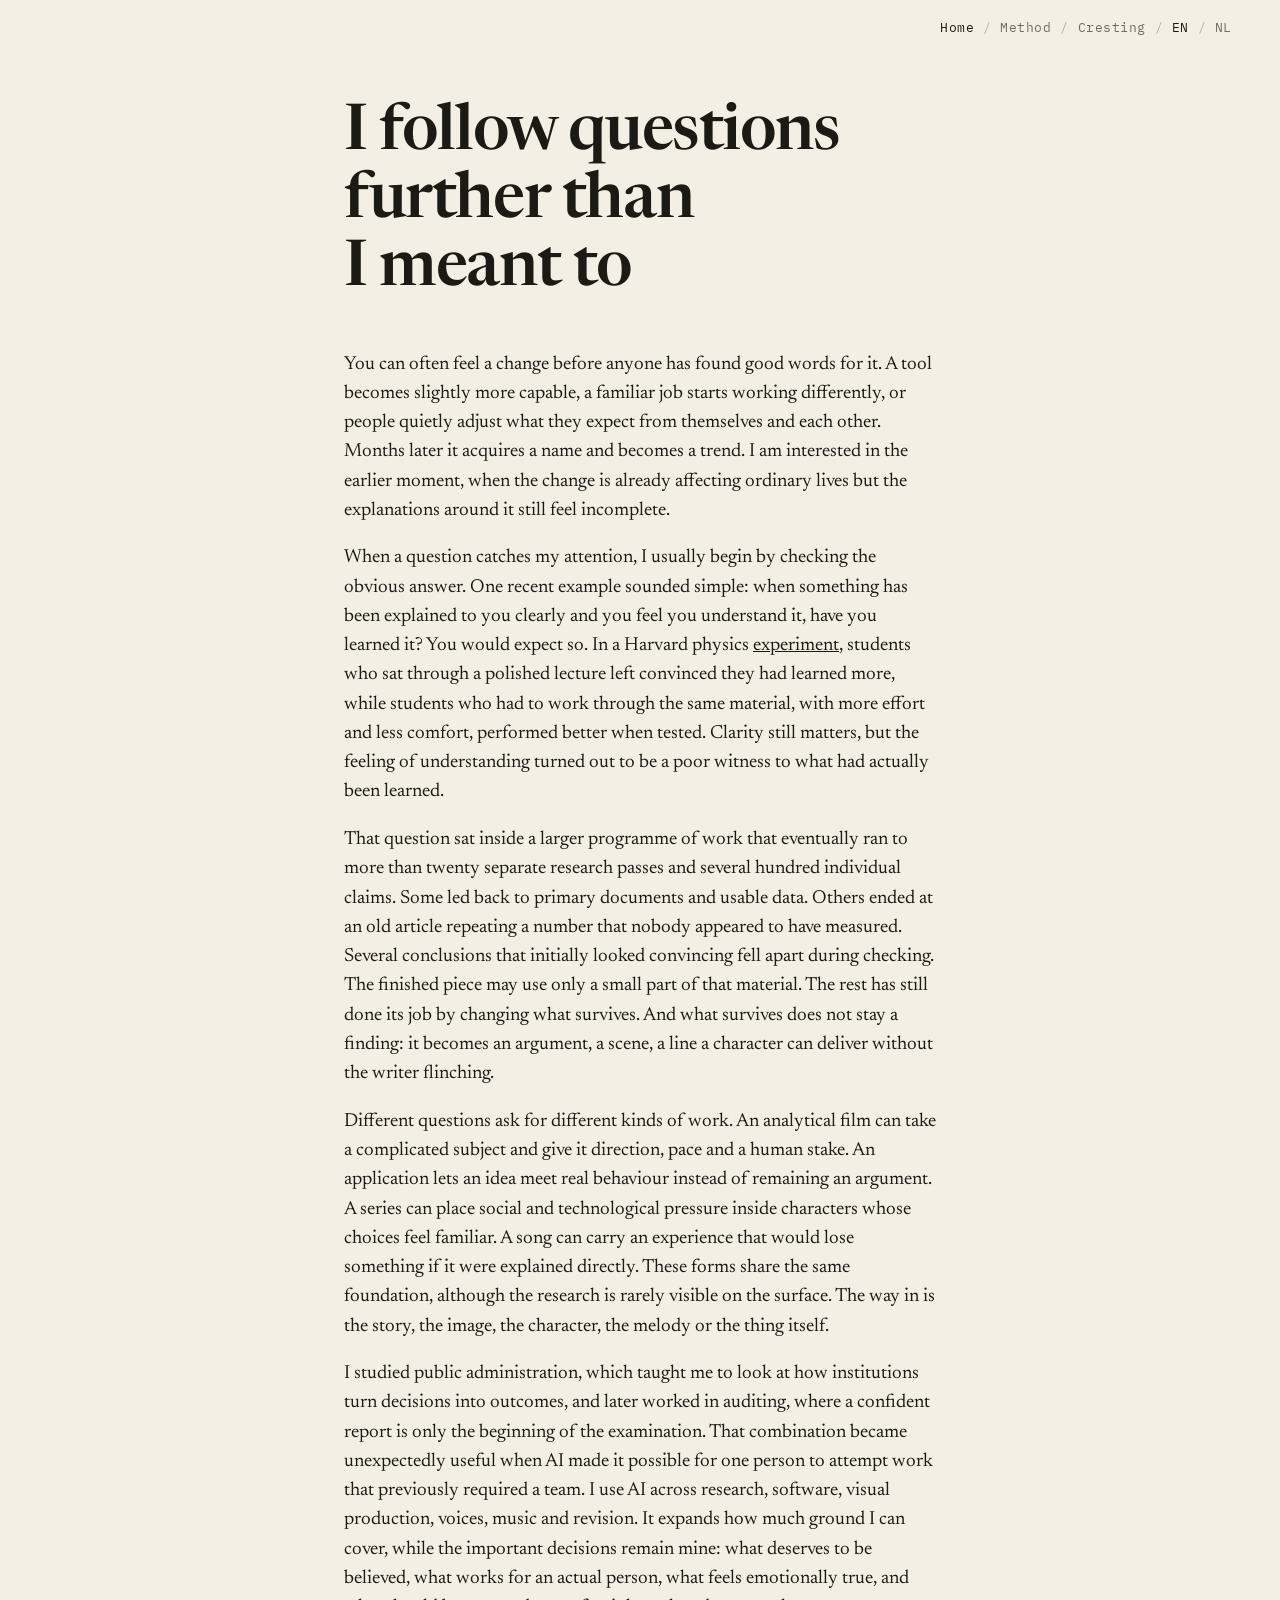
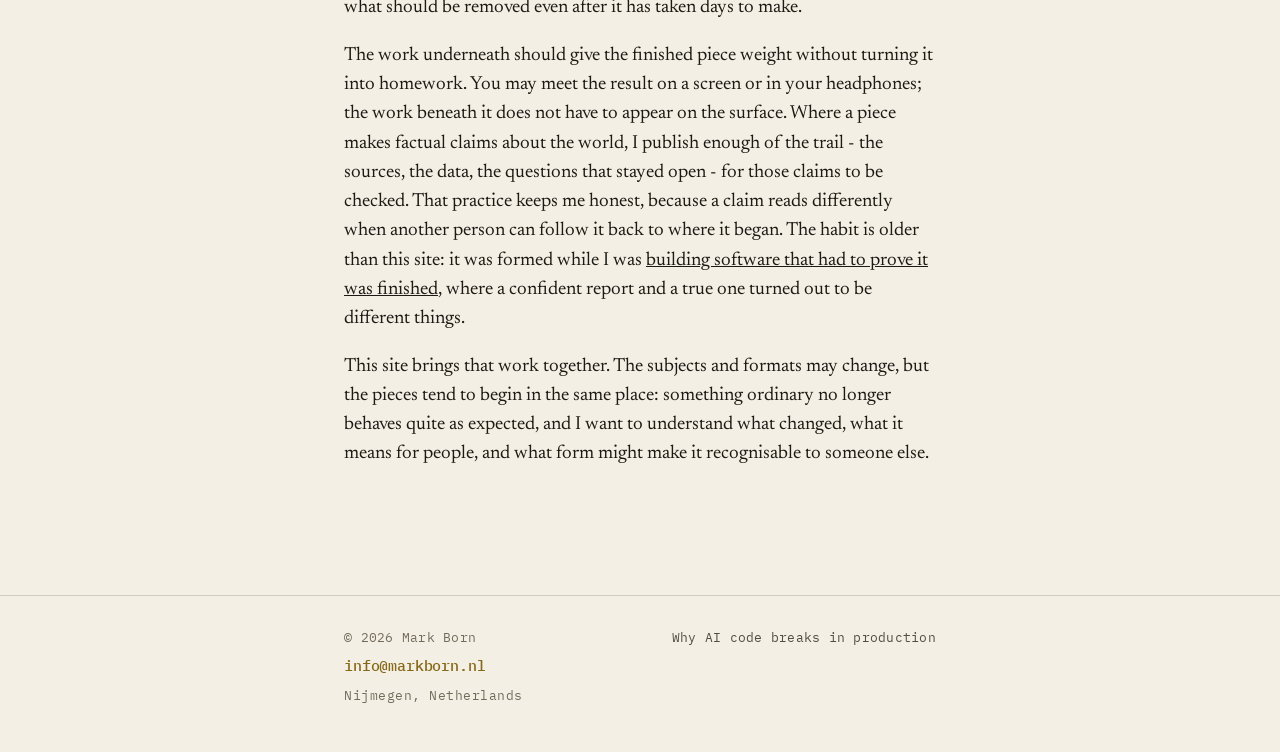
<file: index.html>
<!DOCTYPE html>
<html lang="en">
<head>
<meta charset="UTF-8">
<meta name="viewport" content="width=device-width, initial-scale=1.0">

<title>Mark Born - I follow questions further than I meant to</title>
<meta name="description" content="Mark Born makes analytical films, series and music about changes that reach ordinary lives before the explanations do.">
<meta name="author" content="Mark Born">

<link rel="canonical" href="https://markborn.nl/">
<link rel="alternate" hreflang="en" href="https://markborn.nl/">
<link rel="alternate" hreflang="nl" href="https://markborn.nl/nl/">
<link rel="alternate" hreflang="x-default" href="https://markborn.nl/">

<link rel="icon" type="image/x-icon" href="/favicon.ico">
<link rel="icon" type="image/png" sizes="32x32" href="/favicon-32x32.png">
<link rel="icon" type="image/png" sizes="16x16" href="/favicon-16x16.png">
<link rel="apple-touch-icon" sizes="180x180" href="/apple-touch-icon.png">
<link rel="manifest" href="/site.webmanifest">
<meta name="theme-color" content="#f3efe5">

<meta property="og:type" content="website">
<meta property="og:url" content="https://markborn.nl/">
<meta property="og:title" content="Mark Born - I follow questions further than I meant to">
<meta property="og:description" content="Mark Born makes analytical films, series and music about changes that reach ordinary lives before the explanations do.">
<meta property="og:image" content="https://markborn.nl/og-image.jpg">
<meta property="og:image:width" content="1200">
<meta property="og:image:height" content="630">
<meta property="og:image:alt" content="Mark Born - I follow questions further than I meant to">
<meta property="og:locale" content="en_GB">
<meta property="og:locale:alternate" content="nl_NL">
<meta property="og:site_name" content="Mark Born">

<meta name="twitter:card" content="summary_large_image">
<meta name="twitter:title" content="Mark Born - I follow questions further than I meant to">
<meta name="twitter:description" content="Mark Born makes analytical films, series and music about changes that reach ordinary lives before the explanations do.">
<meta name="twitter:image" content="https://markborn.nl/og-image.jpg">

<script type="application/ld+json">
{
  "@context": "https://schema.org",
  "@graph": [
    {
      "@type": "WebSite",
      "@id": "https://markborn.nl/#website",
      "url": "https://markborn.nl/",
      "name": "Mark Born",
      "inLanguage": "en",
      "publisher": {
        "@id": "https://markborn.nl/#person"
      }
    },
    {
      "@type": "Person",
      "@id": "https://markborn.nl/#person",
      "name": "Mark Born",
      "url": "https://markborn.nl/",
      "email": "info@markborn.nl",
      "description": "Mark Born makes analytical films, series and music about changes that reach ordinary lives before the explanations do. Studied public administration, later worked in auditing, and publishes enough of the research trail behind a piece for its factual claims to be checked.",
      "knowsAbout": [
        "Analytical film",
        "Narrative essay video",
        "Research verification",
        "AI-assisted production",
        "Software verification"
      ],
      "address": {
        "@type": "PostalAddress",
        "addressLocality": "Nijmegen",
        "addressRegion": "Gelderland",
        "addressCountry": "NL"
      },
      "sameAs": [
        "https://github.com/bornmark"
      ]
    },
    {
      "@type": "ProfilePage",
      "@id": "https://markborn.nl/#profilepage",
      "url": "https://markborn.nl/",
      "name": "Mark Born - I follow questions further than I meant to",
      "description": "Mark Born makes analytical films, series and music about changes that reach ordinary lives before the explanations do.",
      "inLanguage": "en",
      "isPartOf": {
        "@id": "https://markborn.nl/#website"
      },
      "author": {
        "@id": "https://markborn.nl/#person"
      },
      "primaryImageOfPage": {
        "@type": "ImageObject",
        "url": "https://markborn.nl/og-image.jpg",
        "width": 1200,
        "height": 630
      },
      "mainEntity": {
        "@id": "https://markborn.nl/#person"
      }
    }
  ]
}
</script>

<link rel="preconnect" href="https://fonts.googleapis.com">
<link rel="preconnect" href="https://fonts.gstatic.com" crossorigin>
<link href="https://fonts.googleapis.com/css2?family=IBM+Plex+Mono:ital,wght@0,400;0,500;1,400&family=Newsreader:ital,opsz,wght@0,6..72,200..800;1,6..72,200..800&display=swap" rel="stylesheet">
<link rel="stylesheet" href="/styles.css?v=20260630d">
</head>
<body>
<a class="skip" href="#main">Skip to content</a>

<nav class="topbar shell" aria-label="Site">
  <div class="lang">
    <span class="here" aria-current="page">Home</span>
    <span class="div" aria-hidden="true">/</span>
    <a href="/method/">Method</a>
    <span class="div" aria-hidden="true">/</span>
    <a href="/cresting/">Cresting</a>
    <span class="div" aria-hidden="true">/</span>
    <span class="here" aria-current="true">EN</span>
    <span class="div" aria-hidden="true">/</span>
    <a href="/nl/" hreflang="nl">NL</a>
  </div>
</nav>

<main id="main">
  <section class="hero shell">
    <div class="measure">
      <h1 class="thesis">I follow questions further than I meant to</h1>
      <div class="lede">
        <p>You can often feel a change before anyone has found good words for it. A tool becomes slightly more capable, a familiar job starts working differently, or people quietly adjust what they expect from themselves and each other. Months later it acquires a name and becomes a trend. I am interested in the earlier moment, when the change is already affecting ordinary lives but the explanations around it still feel incomplete.</p>
        <p>When a question catches my attention, I usually begin by checking the obvious answer. One recent example sounded simple: when something has been explained to you clearly and you feel you understand it, have you learned it? You would expect so. In a Harvard physics <a href="https://www.pnas.org/doi/10.1073/pnas.1821936116">experiment</a>, students who sat through a polished lecture left convinced they had learned more, while students who had to work through the same material, with more effort and less comfort, performed better when tested. Clarity still matters, but the feeling of understanding turned out to be a poor witness to what had actually been learned.</p>
        <p>That question sat inside a larger programme of work that eventually ran to more than twenty separate research passes and several hundred individual claims. Some led back to primary documents and usable data. Others ended at an old article repeating a number that nobody appeared to have measured. Several conclusions that initially looked convincing fell apart during checking. The finished piece may use only a small part of that material. The rest has still done its job by changing what survives. And what survives does not stay a finding: it becomes an argument, a scene, a line a character can deliver without the writer flinching.</p>
        <p>Different questions ask for different kinds of work. An analytical film can take a complicated subject and give it direction, pace and a human stake. An application lets an idea meet real behaviour instead of remaining an argument. A series can place social and technological pressure inside characters whose choices feel familiar. A song can carry an experience that would lose something if it were explained directly. These forms share the same foundation, although the research is rarely visible on the surface. The way in is the story, the image, the character, the melody or the thing itself.</p>
        <p>I studied public administration, which taught me to look at how institutions turn decisions into outcomes, and later worked in auditing, where a confident report is only the beginning of the examination. That combination became unexpectedly useful when AI made it possible for one person to attempt work that previously required a team. I use AI across research, software, visual production, voices, music and revision. It expands how much ground I can cover, while the important decisions remain mine: what deserves to be believed, what works for an actual person, what feels emotionally true, and what should be removed even after it has taken days to make.</p>
        <p>The work underneath should give the finished piece weight without turning it into homework. You may meet the result on a screen or in your headphones; the work beneath it does not have to appear on the surface. Where a piece makes factual claims about the world, I publish enough of the trail - the sources, the data, the questions that stayed open - for those claims to be checked. That practice keeps me honest, because a claim reads differently when another person can follow it back to where it began. The habit is older than this site: it was formed while I was <a href="/method/">building software that had to prove it was finished</a>, where a confident report and a true one turned out to be different things.</p>
        <p>This site brings that work together. The subjects and formats may change, but the pieces tend to begin in the same place: something ordinary no longer behaves quite as expected, and I want to understand what changed, what it means for people, and what form might make it recognisable to someone else.</p>
      </div>
    </div>
  </section>
</main>

<footer class="shell">
  <div class="measure inner">
    <div class="colophon">
      <span class="copy">&copy; <span id="yr">2026</span> Mark Born</span>
      <!--email_off--><a class="mail" href="mailto:info@markborn.nl">info@markborn.nl</a><!--/email_off-->
      <span class="loc">Nijmegen, Netherlands</span>
    </div>
    <a class="foot-link" href="/why-ai-code-breaks-in-production/">Why AI code breaks in production</a>
  </div>
</footer>
<script>(function(){var y=document.getElementById('yr');if(y){y.textContent=new Date().getFullYear();}})();</script>
</body>
</html>
</file>
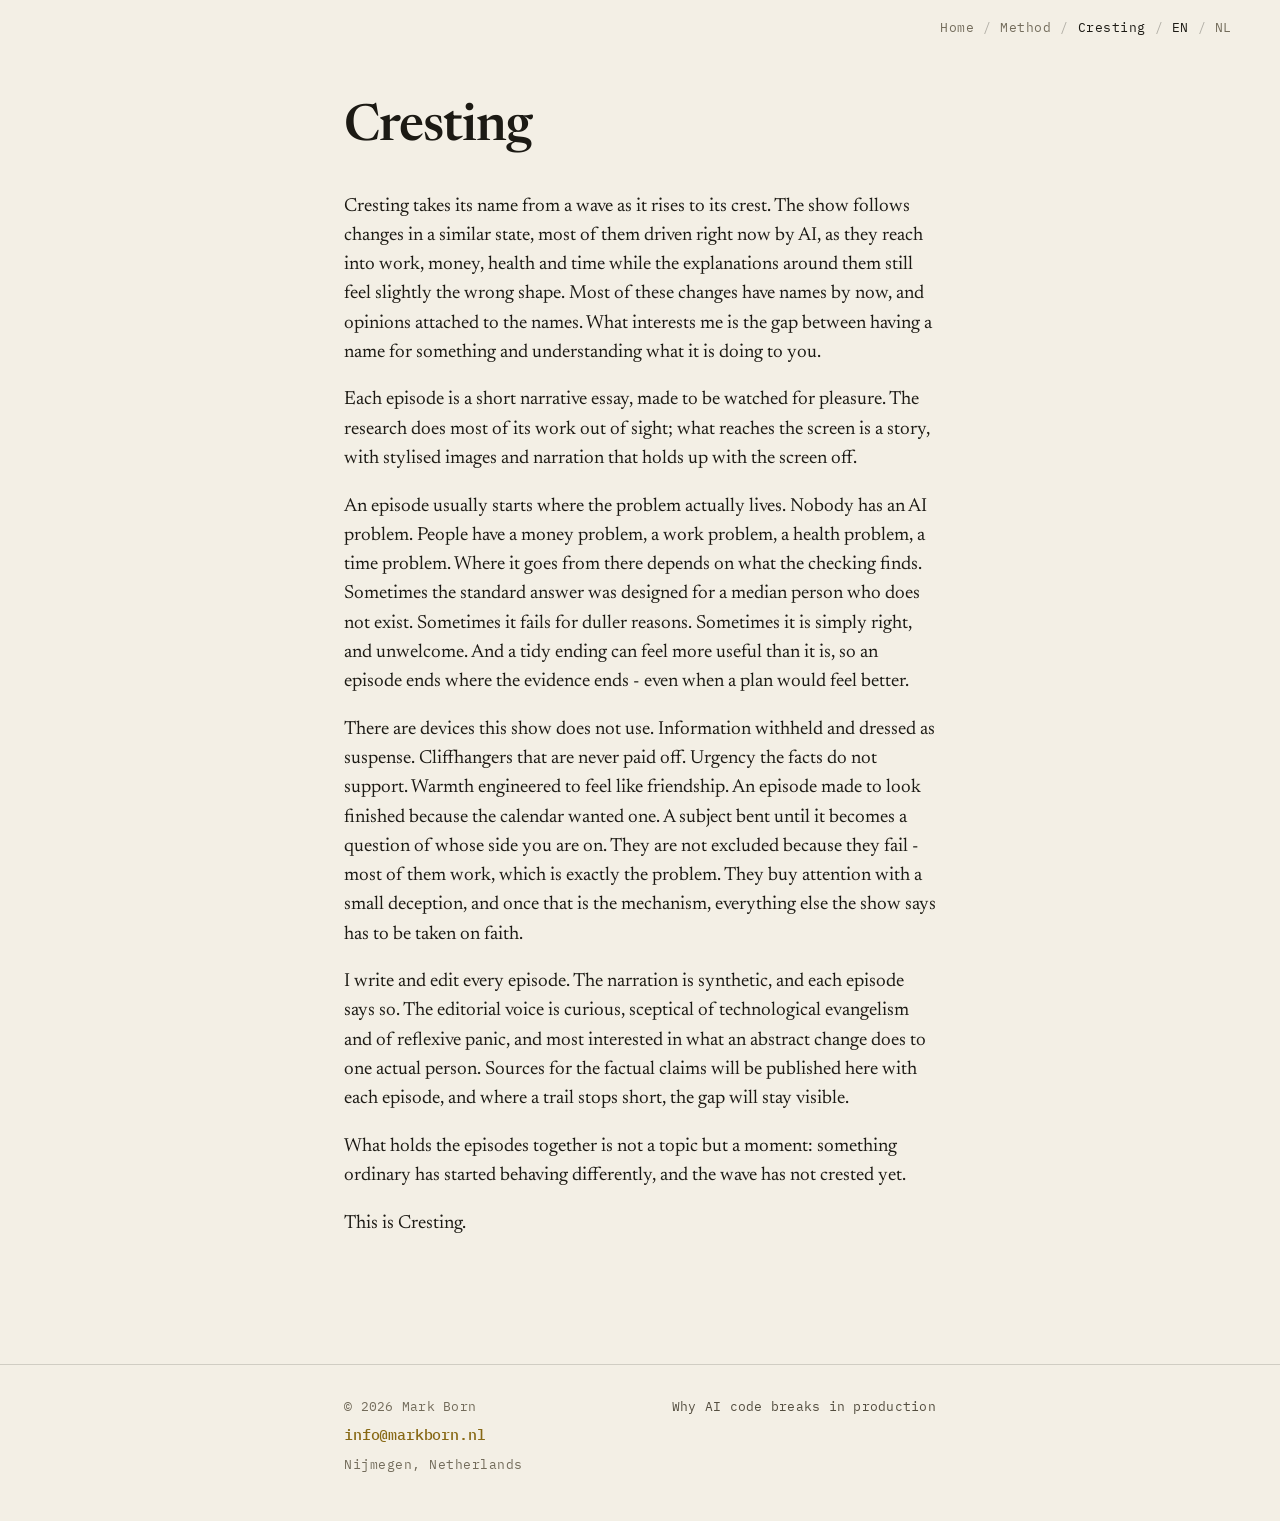
<file: cresting/index.html>
<!DOCTYPE html>
<html lang="en">
<head>
<meta charset="UTF-8">
<meta name="viewport" content="width=device-width, initial-scale=1.0">

<title>Cresting - a show about what is still rising</title>
<meta name="description" content="A narrative essay show about changes reaching ordinary lives before the explanations catch up. Story on the surface, sources underneath.">
<meta name="author" content="Mark Born">

<link rel="canonical" href="https://markborn.nl/cresting/">
<link rel="alternate" hreflang="en" href="https://markborn.nl/cresting/">
<link rel="alternate" hreflang="nl" href="https://markborn.nl/nl/cresting/">
<link rel="alternate" hreflang="x-default" href="https://markborn.nl/cresting/">

<link rel="icon" type="image/x-icon" href="/favicon.ico">
<link rel="icon" type="image/png" sizes="32x32" href="/favicon-32x32.png">
<link rel="icon" type="image/png" sizes="16x16" href="/favicon-16x16.png">
<link rel="apple-touch-icon" sizes="180x180" href="/apple-touch-icon.png">
<link rel="manifest" href="/site.webmanifest">
<meta name="theme-color" content="#f3efe5">

<meta property="og:type" content="website">
<meta property="og:url" content="https://markborn.nl/cresting/">
<meta property="og:title" content="Cresting - a show about what is still rising">
<meta property="og:description" content="A narrative essay show about changes reaching ordinary lives before the explanations catch up. Story on the surface, sources underneath.">
<meta property="og:image" content="https://markborn.nl/og-cresting.jpg">
<meta property="og:image:width" content="1200">
<meta property="og:image:height" content="630">
<meta property="og:image:alt" content="Cresting - a show about what is still rising">
<meta property="og:locale" content="en_GB">
<meta property="og:locale:alternate" content="nl_NL">
<meta property="og:site_name" content="Mark Born">

<meta name="twitter:card" content="summary_large_image">
<meta name="twitter:title" content="Cresting - a show about what is still rising">
<meta name="twitter:description" content="A narrative essay show about changes reaching ordinary lives before the explanations catch up. Story on the surface, sources underneath.">
<meta name="twitter:image" content="https://markborn.nl/og-cresting.jpg">

<script type="application/ld+json">
{
  "@context": "https://schema.org",
  "@graph": [
    {
      "@type": "WebSite",
      "@id": "https://markborn.nl/#website",
      "url": "https://markborn.nl/",
      "name": "Mark Born",
      "inLanguage": "en",
      "publisher": {
        "@id": "https://markborn.nl/#person"
      }
    },
    {
      "@type": "Person",
      "@id": "https://markborn.nl/#person",
      "name": "Mark Born",
      "url": "https://markborn.nl/",
      "email": "info@markborn.nl",
      "description": "Mark Born makes analytical films, series and music about changes that reach ordinary lives before the explanations do. Studied public administration, later worked in auditing, and publishes enough of the research trail behind a piece for its factual claims to be checked.",
      "knowsAbout": [
        "Analytical film",
        "Narrative essay video",
        "Research verification",
        "AI-assisted production",
        "Software verification"
      ],
      "address": {
        "@type": "PostalAddress",
        "addressLocality": "Nijmegen",
        "addressRegion": "Gelderland",
        "addressCountry": "NL"
      },
      "sameAs": [
        "https://github.com/bornmark"
      ]
    },
    {
      "@type": "WebPage",
      "@id": "https://markborn.nl/cresting/#webpage",
      "url": "https://markborn.nl/cresting/",
      "name": "Cresting - a show about what is still rising",
      "description": "A narrative essay show about changes reaching ordinary lives before the explanations catch up. Story on the surface, sources underneath.",
      "inLanguage": "en",
      "isPartOf": {
        "@id": "https://markborn.nl/#website"
      },
      "author": {
        "@id": "https://markborn.nl/#person"
      },
      "primaryImageOfPage": {
        "@type": "ImageObject",
        "url": "https://markborn.nl/og-cresting.jpg",
        "width": 1200,
        "height": 630
      }
    },
    {
      "@type": "BreadcrumbList",
      "@id": "https://markborn.nl/cresting/#breadcrumb",
      "itemListElement": [
        {
          "@type": "ListItem",
          "position": 1,
          "name": "Mark Born",
          "item": "https://markborn.nl/"
        },
        {
          "@type": "ListItem",
          "position": 2,
          "name": "Cresting - a show about what is still rising",
          "item": "https://markborn.nl/cresting/"
        }
      ]
    }
  ]
}
</script>

<link rel="preconnect" href="https://fonts.googleapis.com">
<link rel="preconnect" href="https://fonts.gstatic.com" crossorigin>
<link href="https://fonts.googleapis.com/css2?family=IBM+Plex+Mono:ital,wght@0,400;0,500;1,400&family=Newsreader:ital,opsz,wght@0,6..72,200..800;1,6..72,200..800&display=swap" rel="stylesheet">
<link rel="stylesheet" href="/styles.css?v=20260630d">
</head>
<body>
<a class="skip" href="#main">Skip to content</a>

<nav class="topbar shell" aria-label="Site">
  <div class="lang">
    <a href="/">Home</a>
    <span class="div" aria-hidden="true">/</span>
    <a href="/method/">Method</a>
    <span class="div" aria-hidden="true">/</span>
    <span class="here" aria-current="page">Cresting</span>
    <span class="div" aria-hidden="true">/</span>
    <span class="here" aria-current="true">EN</span>
    <span class="div" aria-hidden="true">/</span>
    <a href="/nl/cresting/" hreflang="nl">NL</a>
  </div>
</nav>

<main id="main">
  <section class="hero shell">
    <div class="measure">
      <h1 class="page-title">Cresting</h1>
      <div class="lede">
        <p>Cresting takes its name from a wave as it rises to its crest. The show follows changes in a similar state, most of them driven right now by AI, as they reach into work, money, health and time while the explanations around them still feel slightly the wrong shape. Most of these changes have names by now, and opinions attached to the names. What interests me is the gap between having a name for something and understanding what it is doing to you.</p>
        <p>Each episode is a short narrative essay, made to be watched for pleasure. The research does most of its work out of sight; what reaches the screen is a story, with stylised images and narration that holds up with the screen off.</p>
        <p>An episode usually starts where the problem actually lives. Nobody has an AI problem. People have a money problem, a work problem, a health problem, a time problem. Where it goes from there depends on what the checking finds. Sometimes the standard answer was designed for a median person who does not exist. Sometimes it fails for duller reasons. Sometimes it is simply right, and unwelcome. And a tidy ending can feel more useful than it is, so an episode ends where the evidence ends - even when a plan would feel better.</p>
        <p>There are devices this show does not use. Information withheld and dressed as suspense. Cliffhangers that are never paid off. Urgency the facts do not support. Warmth engineered to feel like friendship. An episode made to look finished because the calendar wanted one. A subject bent until it becomes a question of whose side you are on. They are not excluded because they fail - most of them work, which is exactly the problem. They buy attention with a small deception, and once that is the mechanism, everything else the show says has to be taken on faith.</p>
        <p>I write and edit every episode. The narration is synthetic, and each episode says so. The editorial voice is curious, sceptical of technological evangelism and of reflexive panic, and most interested in what an abstract change does to one actual person. Sources for the factual claims will be published here with each episode, and where a trail stops short, the gap will stay visible.</p>
        <p>What holds the episodes together is not a topic but a moment: something ordinary has started behaving differently, and the wave has not crested yet.</p>
        <p>This is Cresting.</p>
      </div>
    </div>
  </section>
</main>

<footer class="shell">
  <div class="measure inner">
    <div class="colophon">
      <span class="copy">&copy; <span id="yr">2026</span> Mark Born</span>
      <!--email_off--><a class="mail" href="mailto:info@markborn.nl">info@markborn.nl</a><!--/email_off-->
      <span class="loc">Nijmegen, Netherlands</span>
    </div>
    <a class="foot-link" href="/why-ai-code-breaks-in-production/">Why AI code breaks in production</a>
  </div>
</footer>
<script>(function(){var y=document.getElementById('yr');if(y){y.textContent=new Date().getFullYear();}})();</script>
</body>
</html>
</file>
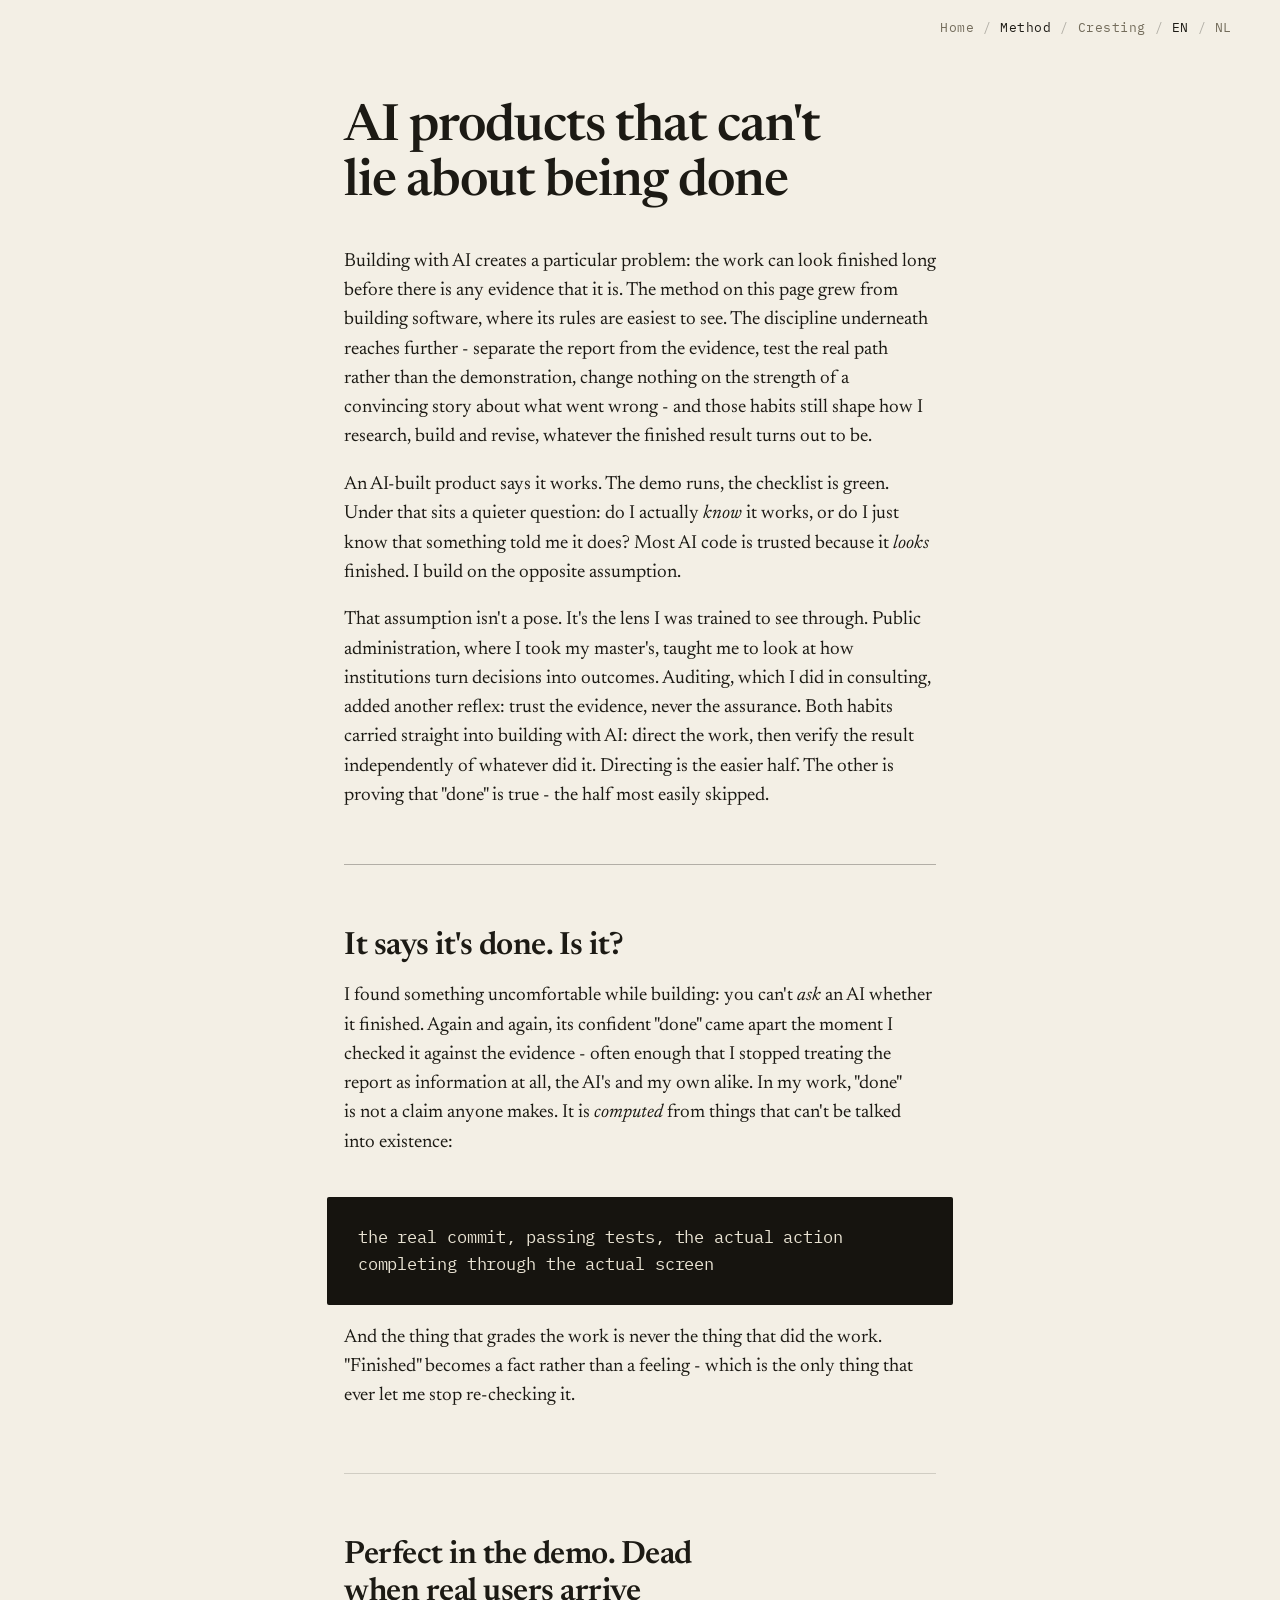
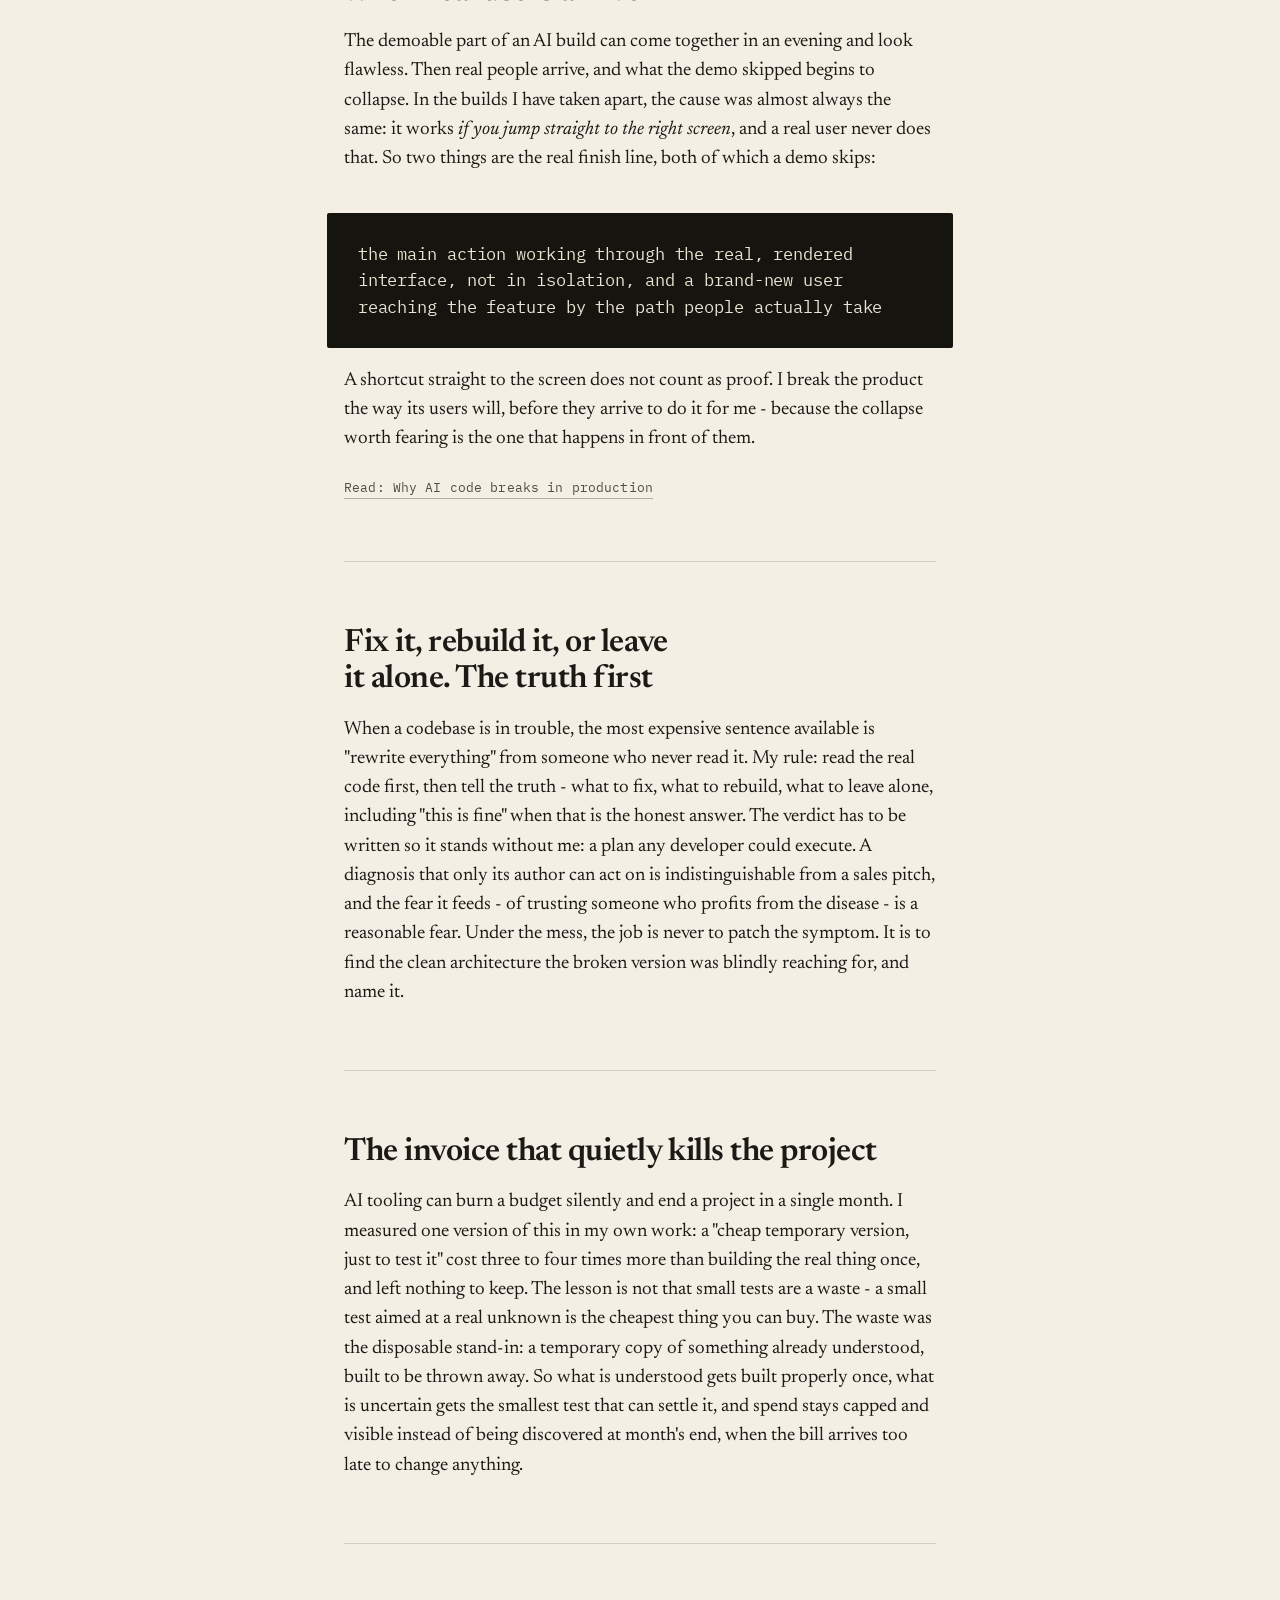
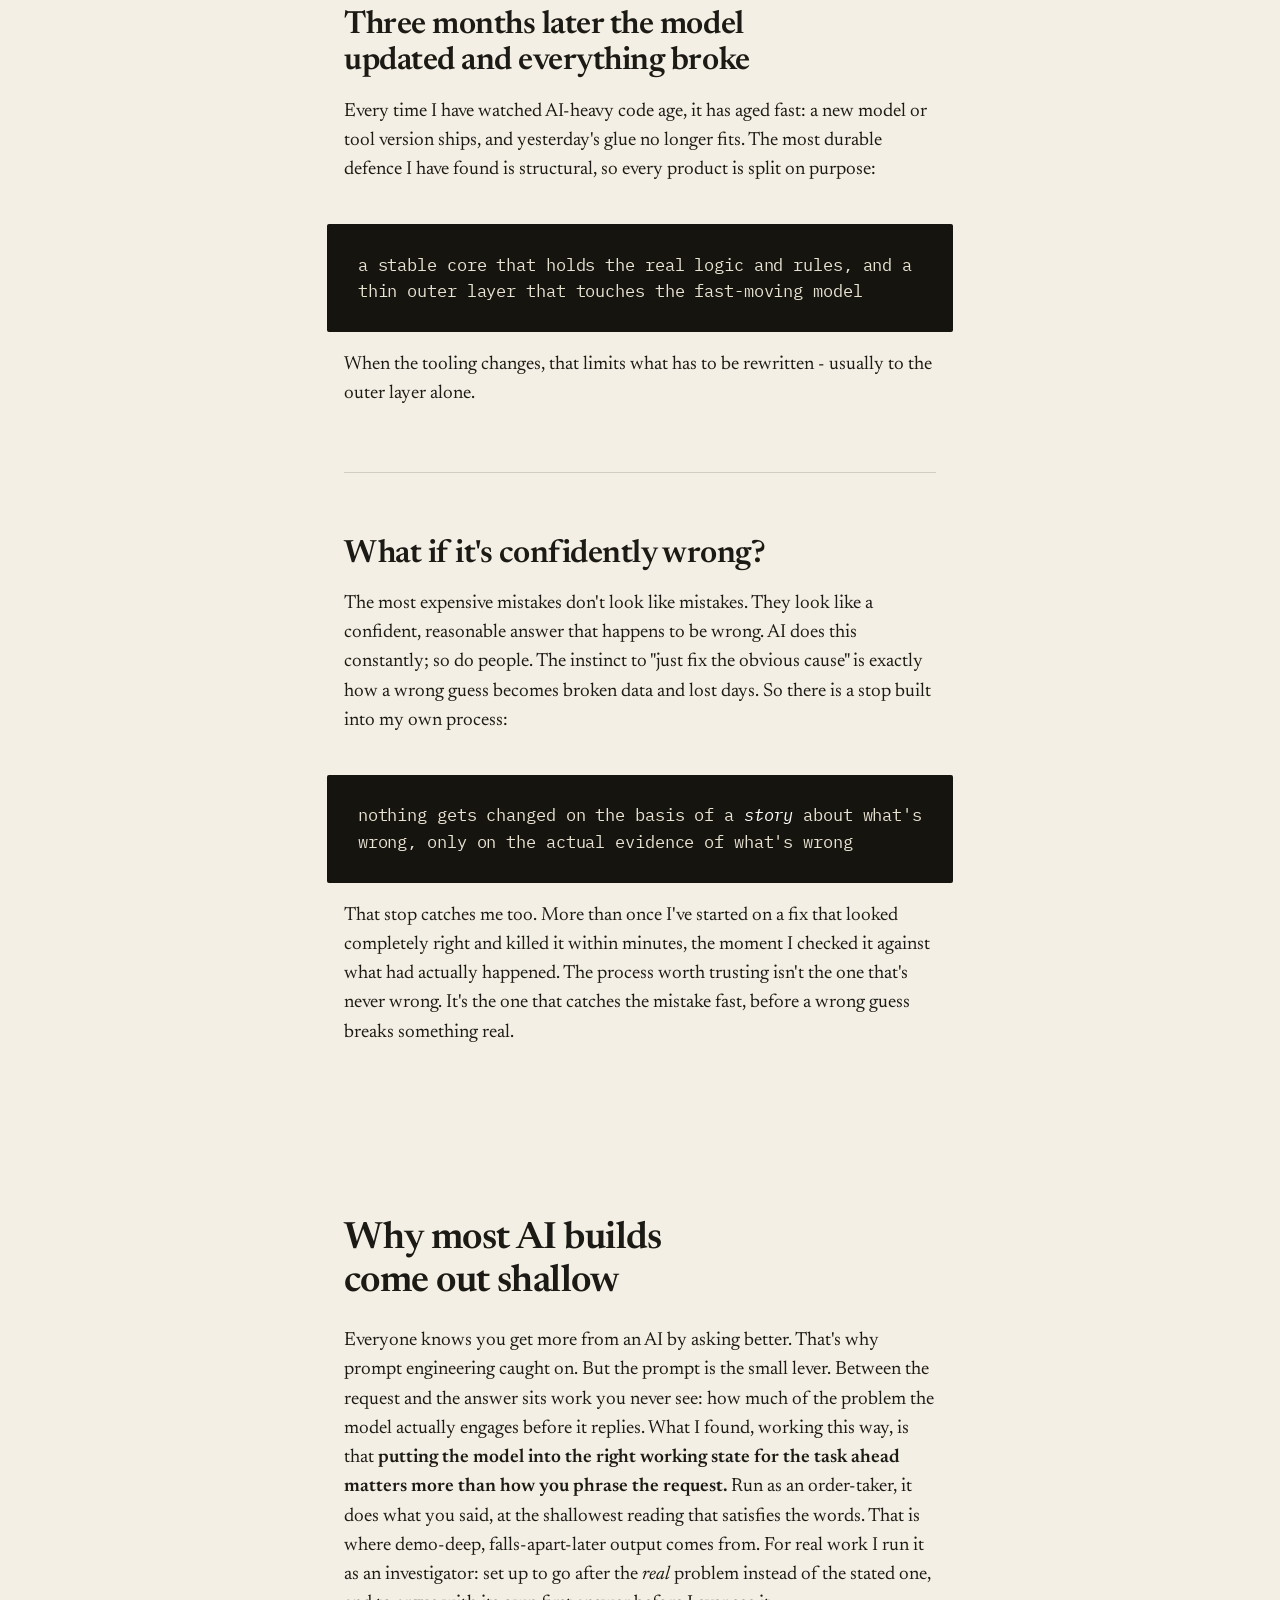
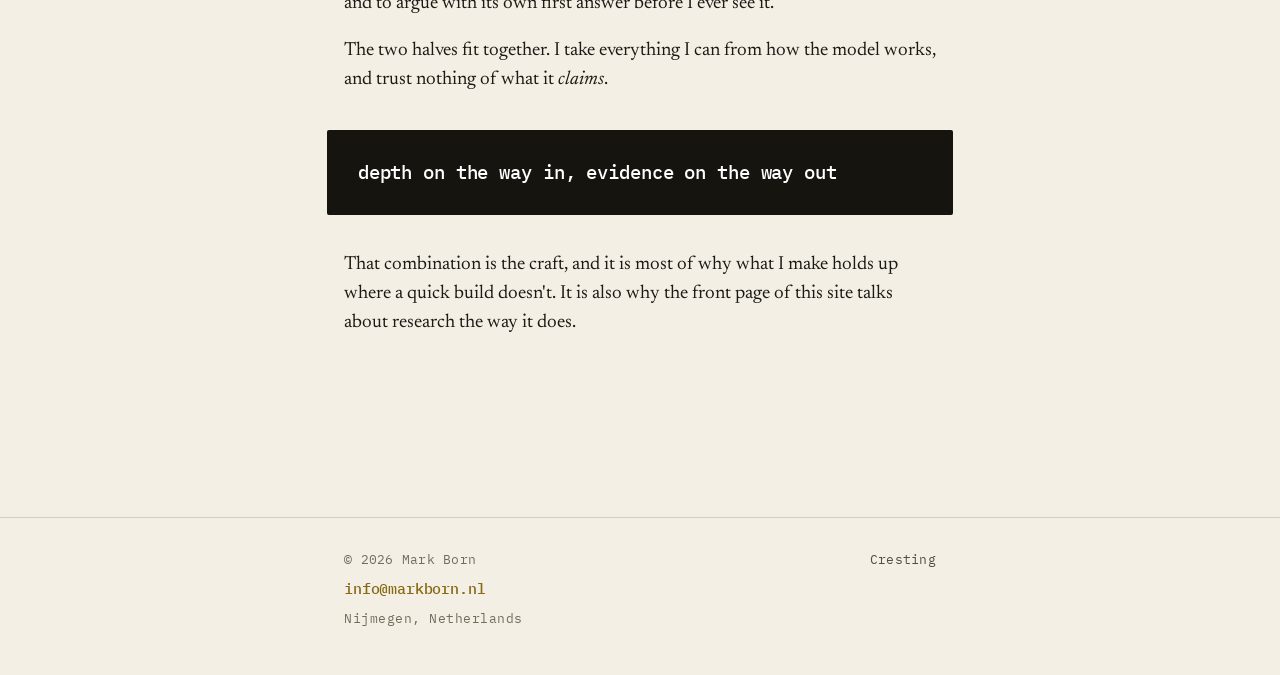
<file: method/index.html>
<!DOCTYPE html>
<html lang="en">
<head>
<meta charset="UTF-8">
<meta name="viewport" content="width=device-width, initial-scale=1.0">

<title>AI products that can't lie about being done - Mark Born</title>
<meta name="description" content="How Mark Born works with AI: &quot;done&quot; computed from evidence rather than reported, a stop rule against confident wrong guesses, and a stable core under the fast-moving AI layer.">
<meta name="author" content="Mark Born">

<link rel="canonical" href="https://markborn.nl/method/">
<link rel="alternate" hreflang="en" href="https://markborn.nl/method/">
<link rel="alternate" hreflang="nl" href="https://markborn.nl/nl/methode/">
<link rel="alternate" hreflang="x-default" href="https://markborn.nl/method/">

<link rel="icon" type="image/x-icon" href="/favicon.ico">
<link rel="icon" type="image/png" sizes="32x32" href="/favicon-32x32.png">
<link rel="icon" type="image/png" sizes="16x16" href="/favicon-16x16.png">
<link rel="apple-touch-icon" sizes="180x180" href="/apple-touch-icon.png">
<link rel="manifest" href="/site.webmanifest">
<meta name="theme-color" content="#f3efe5">

<meta property="og:type" content="website">
<meta property="og:url" content="https://markborn.nl/method/">
<meta property="og:title" content="AI products that can't lie about being done">
<meta property="og:description" content="How Mark Born works with AI: &quot;done&quot; computed from evidence rather than reported, a stop rule against confident wrong guesses, and a stable core under the fast-moving AI layer.">
<meta property="og:image" content="https://markborn.nl/og-method.jpg">
<meta property="og:image:width" content="1200">
<meta property="og:image:height" content="630">
<meta property="og:image:alt" content="AI products that can't lie about being done">
<meta property="og:locale" content="en_GB">
<meta property="og:locale:alternate" content="nl_NL">
<meta property="og:site_name" content="Mark Born">

<meta name="twitter:card" content="summary_large_image">
<meta name="twitter:title" content="AI products that can't lie about being done">
<meta name="twitter:description" content="How Mark Born works with AI: &quot;done&quot; computed from evidence rather than reported, a stop rule against confident wrong guesses, and a stable core under the fast-moving AI layer.">
<meta name="twitter:image" content="https://markborn.nl/og-method.jpg">

<script type="application/ld+json">
{
  "@context": "https://schema.org",
  "@graph": [
    {
      "@type": "WebSite",
      "@id": "https://markborn.nl/#website",
      "url": "https://markborn.nl/",
      "name": "Mark Born",
      "inLanguage": "en",
      "publisher": {
        "@id": "https://markborn.nl/#person"
      }
    },
    {
      "@type": "Person",
      "@id": "https://markborn.nl/#person",
      "name": "Mark Born",
      "url": "https://markborn.nl/",
      "email": "info@markborn.nl",
      "description": "Mark Born makes analytical films, series and music about changes that reach ordinary lives before the explanations do. Studied public administration, later worked in auditing, and publishes enough of the research trail behind a piece for its factual claims to be checked.",
      "knowsAbout": [
        "Analytical film",
        "Narrative essay video",
        "Research verification",
        "AI-assisted production",
        "Software verification"
      ],
      "address": {
        "@type": "PostalAddress",
        "addressLocality": "Nijmegen",
        "addressRegion": "Gelderland",
        "addressCountry": "NL"
      },
      "sameAs": [
        "https://github.com/bornmark"
      ]
    },
    {
      "@type": "WebPage",
      "@id": "https://markborn.nl/method/#webpage",
      "url": "https://markborn.nl/method/",
      "name": "AI products that can't lie about being done - Mark Born",
      "description": "How Mark Born works with AI: \"done\" computed from evidence rather than reported, a stop rule against confident wrong guesses, and a stable core under the fast-moving AI layer.",
      "inLanguage": "en",
      "isPartOf": {
        "@id": "https://markborn.nl/#website"
      },
      "author": {
        "@id": "https://markborn.nl/#person"
      },
      "primaryImageOfPage": {
        "@type": "ImageObject",
        "url": "https://markborn.nl/og-method.jpg",
        "width": 1200,
        "height": 630
      },
      "about": {
        "@id": "https://markborn.nl/#person"
      }
    },
    {
      "@type": "BreadcrumbList",
      "@id": "https://markborn.nl/method/#breadcrumb",
      "itemListElement": [
        {
          "@type": "ListItem",
          "position": 1,
          "name": "Mark Born",
          "item": "https://markborn.nl/"
        },
        {
          "@type": "ListItem",
          "position": 2,
          "name": "AI products that can't lie about being done",
          "item": "https://markborn.nl/method/"
        }
      ]
    }
  ]
}
</script>

<link rel="preconnect" href="https://fonts.googleapis.com">
<link rel="preconnect" href="https://fonts.gstatic.com" crossorigin>
<link href="https://fonts.googleapis.com/css2?family=IBM+Plex+Mono:ital,wght@0,400;0,500;1,400&family=Newsreader:ital,opsz,wght@0,6..72,200..800;1,6..72,200..800&display=swap" rel="stylesheet">
<link rel="stylesheet" href="/styles.css?v=20260630d">
</head>
<body>
<a class="skip" href="#main">Skip to content</a>

<nav class="topbar shell" aria-label="Site">
  <div class="lang">
    <a href="/">Home</a>
    <span class="div" aria-hidden="true">/</span>
    <span class="here" aria-current="page">Method</span>
    <span class="div" aria-hidden="true">/</span>
    <a href="/cresting/">Cresting</a>
    <span class="div" aria-hidden="true">/</span>
    <span class="here" aria-current="true">EN</span>
    <span class="div" aria-hidden="true">/</span>
    <a href="/nl/methode/" hreflang="nl">NL</a>
  </div>
</nav>

<main id="main">
  <section class="hero shell">
    <div class="measure">
      <h1 class="page-title">AI products that can't lie about being done</h1>
      <div class="lede">
        <p>Building with AI creates a particular problem: the work can look finished long before there is any evidence that it is. The method on this page grew from building software, where its rules are easiest to see. The discipline underneath reaches further - separate the report from the evidence, test the real path rather than the demonstration, change nothing on the strength of a convincing story about what went wrong - and those habits still shape how I research, build and revise, whatever the finished result turns out to be.</p>
        <p>An AI-built product says it works. The demo runs, the checklist is green. Under that sits a quieter question: do I actually <em>know</em> it works, or do I just know that something told me it does? Most AI code is trusted because it <em>looks</em> finished. I build on the opposite assumption.</p>
        <p>That assumption isn't a pose. It's the lens I was trained to see through. Public administration, where I took my master's, taught me to look at how institutions turn decisions into outcomes. Auditing, which I did in consulting, added another reflex: trust the evidence, never the assurance. Both habits carried straight into building with AI: direct the work, then verify the result independently of whatever did it. Directing is the easier half. The other is proving that "done" is true - the half most easily skipped.</p>
      </div>
    </div>
  </section>

  <div class="beats shell">

    <section class="beat measure">
      <h2>It says it's done. Is it?</h2>
      <p>I found something uncomfortable while building: you can't <em>ask</em> an AI whether it finished. Again and again, its confident "done" came apart the moment I checked it against the evidence - often enough that I stopped treating the report as information at all, the AI's and my own alike. In my work, "done" is not a claim anyone makes. It is <em>computed</em> from things that can't be talked into existence:</p>
      <p class="exhibit">the real commit, passing tests, the actual action completing through the actual screen</p>
      <p>And the thing that grades the work is never the thing that did the work. "Finished" becomes a fact rather than a feeling - which is the only thing that ever let me stop re-checking it.</p>
    </section>

    <section class="beat measure">
      <h2>Perfect in the demo. Dead when real users arrive</h2>
      <p>The demoable part of an AI build can come together in an evening and look flawless. Then real people arrive, and what the demo skipped begins to collapse. In the builds I have taken apart, the cause was almost always the same: it works <em>if you jump straight to the right screen</em>, and a real user never does that. So two things are the real finish line, both of which a demo skips:</p>
      <p class="exhibit">the main action working through the real, rendered interface, not in isolation, and a brand-new user reaching the feature by the path people actually take</p>
      <p>A shortcut straight to the screen does not count as proof. I break the product the way its users will, before they arrive to do it for me - because the collapse worth fearing is the one that happens in front of them.</p>
      <p class="deeper"><a href="/why-ai-code-breaks-in-production/">Read: Why AI code breaks in production</a></p>
    </section>

    <section class="beat measure">
      <h2>Fix it, rebuild it, or leave it alone. The truth first</h2>
      <p>When a codebase is in trouble, the most expensive sentence available is "rewrite everything" from someone who never read it. My rule: read the real code first, then tell the truth - what to fix, what to rebuild, what to leave alone, including "this is fine" when that is the honest answer. The verdict has to be written so it stands without me: a plan any developer could execute. A diagnosis that only its author can act on is indistinguishable from a sales pitch, and the fear it feeds - of trusting someone who profits from the disease - is a reasonable fear. Under the mess, the job is never to patch the symptom. It is to find the clean architecture the broken version was blindly reaching for, and name it.</p>
    </section>

    <section class="beat measure">
      <h2>The invoice that quietly kills the project</h2>
      <p>AI tooling can burn a budget silently and end a project in a single month. I measured one version of this in my own work: a "cheap temporary version, just to test it" cost three to four times more than building the real thing once, and left nothing to keep. The lesson is not that small tests are a waste - a small test aimed at a real unknown is the cheapest thing you can buy. The waste was the disposable stand-in: a temporary copy of something already understood, built to be thrown away. So what is understood gets built properly once, what is uncertain gets the smallest test that can settle it, and spend stays capped and visible instead of being discovered at month's end, when the bill arrives too late to change anything.</p>
    </section>

    <section class="beat measure">
      <h2>Three months later the model updated and everything broke</h2>
      <p>Every time I have watched AI-heavy code age, it has aged fast: a new model or tool version ships, and yesterday's glue no longer fits. The most durable defence I have found is structural, so every product is split on purpose:</p>
      <p class="exhibit">a stable core that holds the real logic and rules, and a thin outer layer that touches the fast-moving model</p>
      <p>When the tooling changes, that limits what has to be rewritten - usually to the outer layer alone.</p>
    </section>

    <section class="beat measure">
      <h2>What if it's confidently wrong?</h2>
      <p>The most expensive mistakes don't look like mistakes. They look like a confident, reasonable answer that happens to be wrong. AI does this constantly; so do people. The instinct to "just fix the obvious cause" is exactly how a wrong guess becomes broken data and lost days. So there is a stop built into my own process:</p>
      <p class="exhibit">nothing gets changed on the basis of a <em>story</em> about what's wrong, only on the actual evidence of what's wrong</p>
      <p>That stop catches me too. More than once I've started on a fix that looked completely right and killed it within minutes, the moment I checked it against what had actually happened. The process worth trusting isn't the one that's never wrong. It's the one that catches the mistake fast, before a wrong guess breaks something real.</p>
    </section>

    <section class="beat peak measure">
      <h2>Why most AI builds come out shallow</h2>
      <p>Everyone knows you get more from an AI by asking better. That's why prompt engineering caught on. But the prompt is the small lever. Between the request and the answer sits work you never see: how much of the problem the model actually engages before it replies. What I found, working this way, is that <strong>putting the model into the right working state for the task ahead matters more than how you phrase the request.</strong> Run as an order-taker, it does what you said, at the shallowest reading that satisfies the words. That is where demo-deep, falls-apart-later output comes from. For real work I run it as an investigator: set up to go after the <em>real</em> problem instead of the stated one, and to argue with its own first answer before I ever see it.</p>
      <p>The two halves fit together. I take everything I can from how the model works, and trust nothing of what it <em>claims</em>.</p>
      <p class="exhibit">depth on the way in, evidence on the way out</p>
      <p>That combination is the craft, and it is most of why what I make holds up where a quick build doesn't. It is also why the front page of this site talks about research the way it does.</p>
    </section>

  </div>
</main>

<footer class="shell">
  <div class="measure inner">
    <div class="colophon">
      <span class="copy">&copy; <span id="yr">2026</span> Mark Born</span>
      <!--email_off--><a class="mail" href="mailto:info@markborn.nl">info@markborn.nl</a><!--/email_off-->
      <span class="loc">Nijmegen, Netherlands</span>
    </div>
    <a class="foot-link" href="/cresting/">Cresting</a>
  </div>
</footer>
<script>(function(){var y=document.getElementById('yr');if(y){y.textContent=new Date().getFullYear();}})();</script>
</body>
</html>
</file>
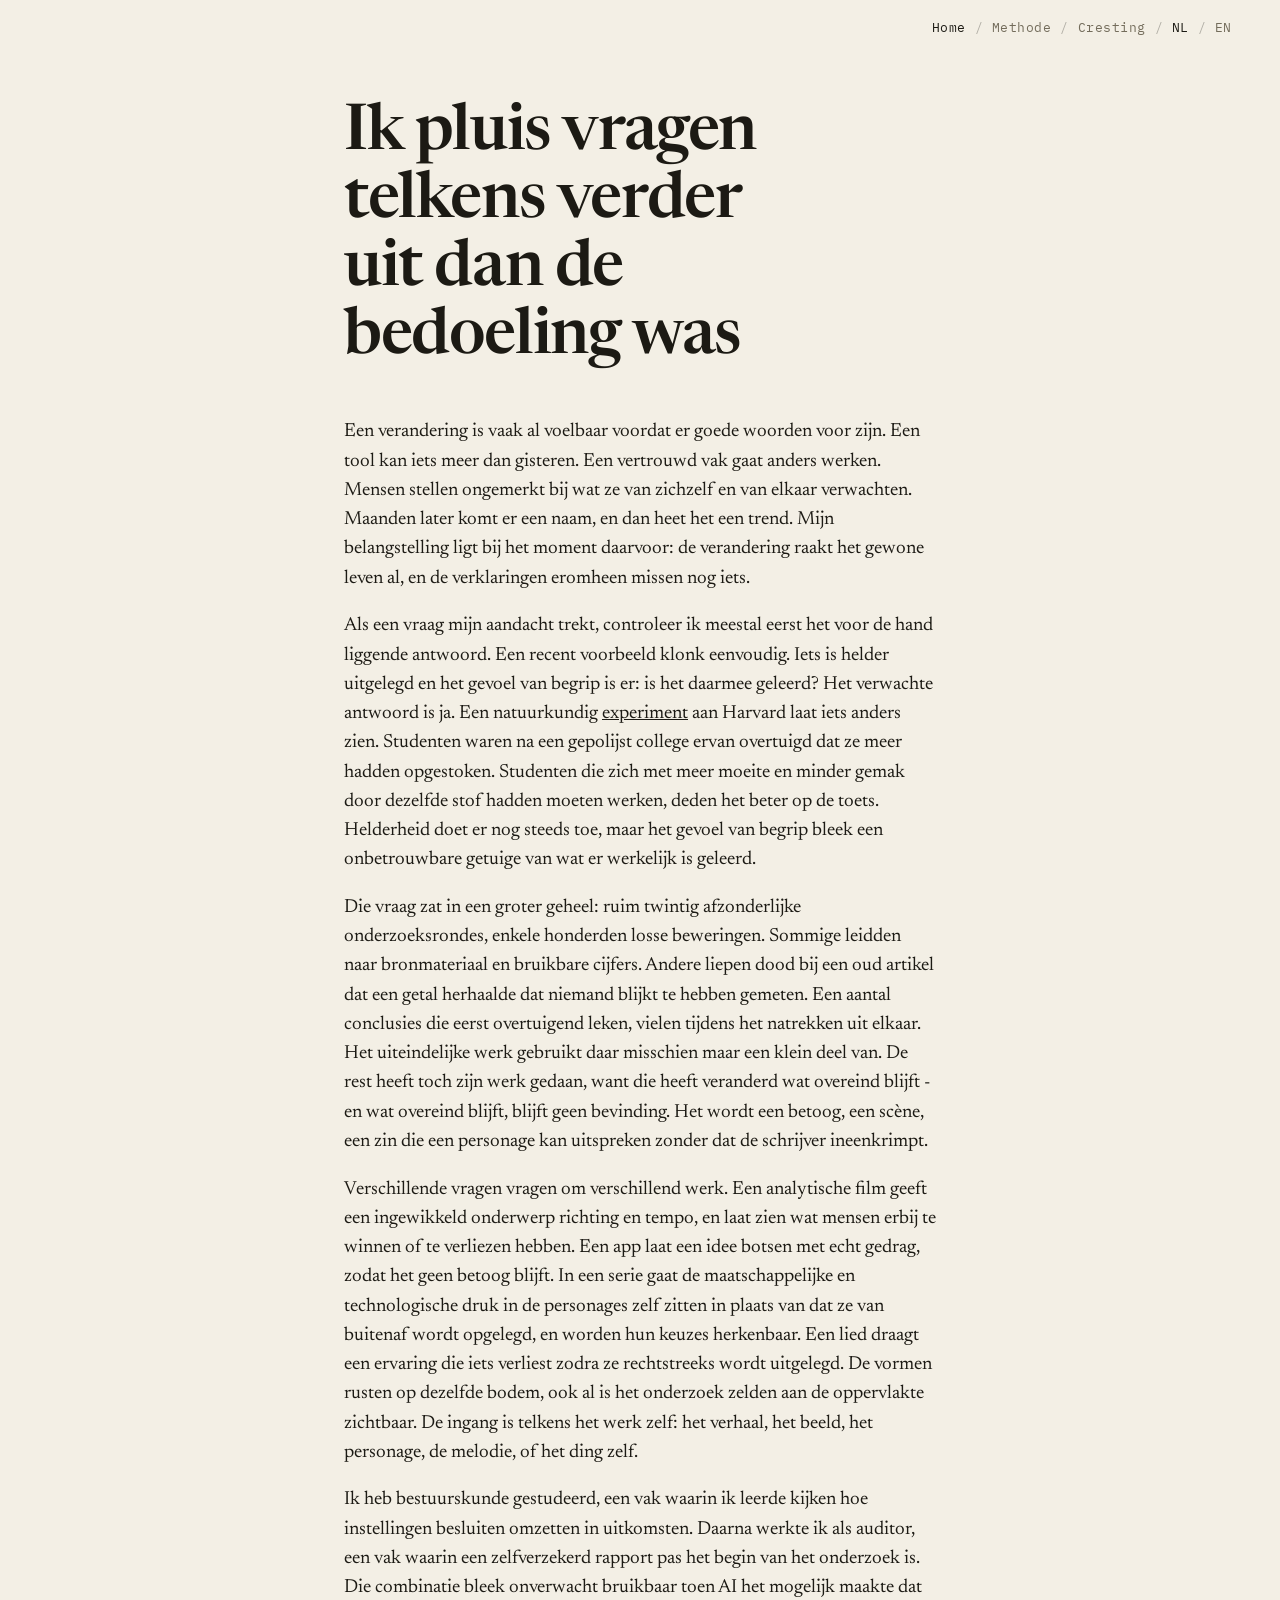
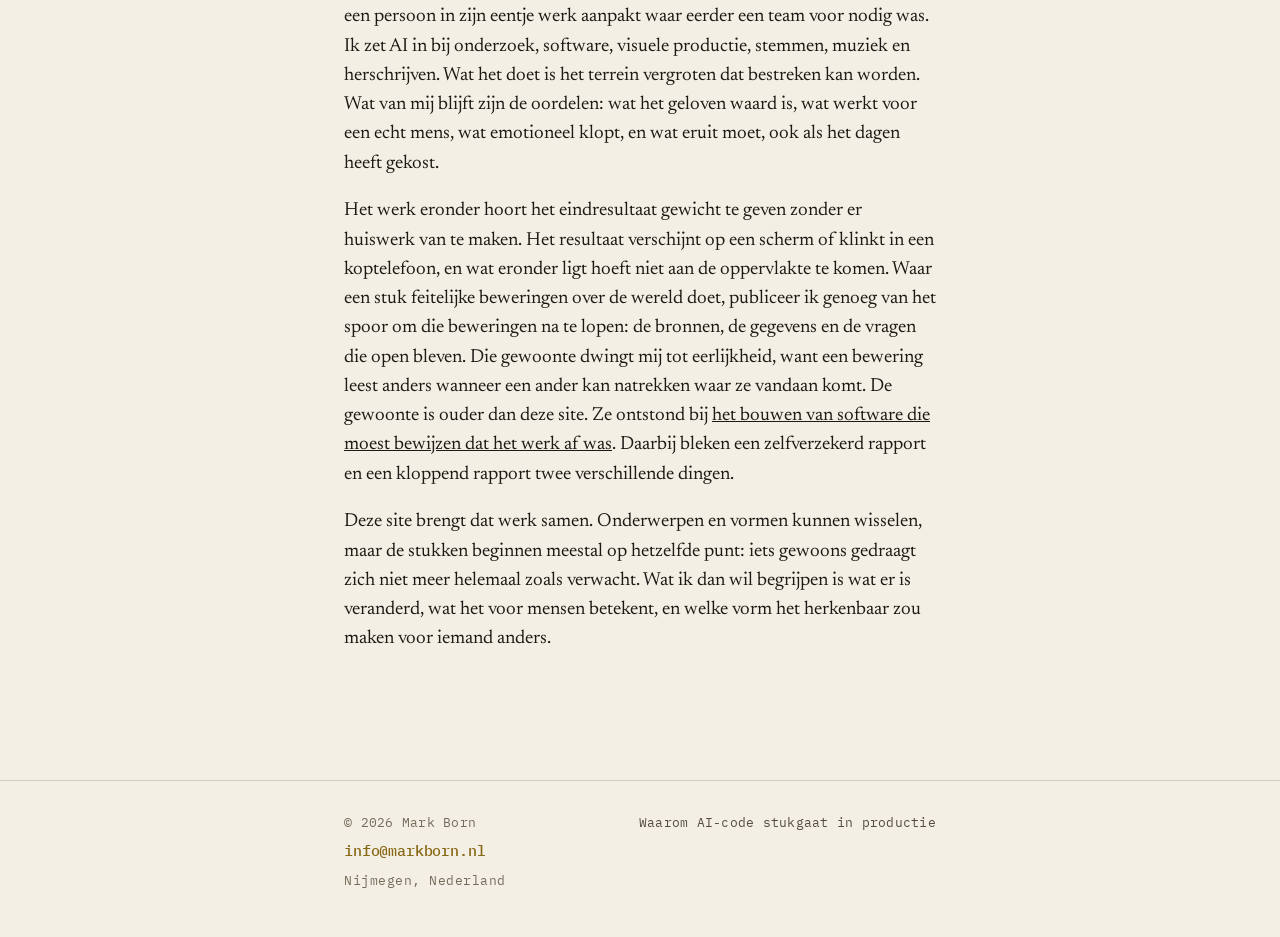
<file: nl/index.html>
<!DOCTYPE html>
<html lang="nl">
<head>
<meta charset="UTF-8">
<meta name="viewport" content="width=device-width, initial-scale=1.0">

<title>Mark Born - Ik pluis vragen telkens verder uit dan de bedoeling was</title>
<meta name="description" content="Mark Born maakt analytische films, series en muziek over veranderingen die het gewone leven bereiken voordat de verklaringen er zijn.">
<meta name="author" content="Mark Born">

<link rel="canonical" href="https://markborn.nl/nl/">
<link rel="alternate" hreflang="en" href="https://markborn.nl/">
<link rel="alternate" hreflang="nl" href="https://markborn.nl/nl/">
<link rel="alternate" hreflang="x-default" href="https://markborn.nl/">

<link rel="icon" type="image/x-icon" href="/favicon.ico">
<link rel="icon" type="image/png" sizes="32x32" href="/favicon-32x32.png">
<link rel="icon" type="image/png" sizes="16x16" href="/favicon-16x16.png">
<link rel="apple-touch-icon" sizes="180x180" href="/apple-touch-icon.png">
<link rel="manifest" href="/site.webmanifest">
<meta name="theme-color" content="#f3efe5">

<meta property="og:type" content="website">
<meta property="og:url" content="https://markborn.nl/nl/">
<meta property="og:title" content="Mark Born - Ik pluis vragen telkens verder uit dan de bedoeling was">
<meta property="og:description" content="Mark Born maakt analytische films, series en muziek over veranderingen die het gewone leven bereiken voordat de verklaringen er zijn.">
<meta property="og:image" content="https://markborn.nl/og-image-nl.jpg">
<meta property="og:image:width" content="1200">
<meta property="og:image:height" content="630">
<meta property="og:image:alt" content="Mark Born - Ik pluis vragen telkens verder uit dan de bedoeling was">
<meta property="og:locale" content="nl_NL">
<meta property="og:locale:alternate" content="en_GB">
<meta property="og:site_name" content="Mark Born">

<meta name="twitter:card" content="summary_large_image">
<meta name="twitter:title" content="Mark Born - Ik pluis vragen telkens verder uit dan de bedoeling was">
<meta name="twitter:description" content="Mark Born maakt analytische films, series en muziek over veranderingen die het gewone leven bereiken voordat de verklaringen er zijn.">
<meta name="twitter:image" content="https://markborn.nl/og-image-nl.jpg">

<script type="application/ld+json">
{
  "@context": "https://schema.org",
  "@graph": [
    {
      "@type": "WebSite",
      "@id": "https://markborn.nl/#website",
      "url": "https://markborn.nl/",
      "name": "Mark Born",
      "inLanguage": "en",
      "publisher": {
        "@id": "https://markborn.nl/#person"
      }
    },
    {
      "@type": "Person",
      "@id": "https://markborn.nl/#person",
      "name": "Mark Born",
      "url": "https://markborn.nl/",
      "email": "info@markborn.nl",
      "description": "Mark Born makes analytical films, series and music about changes that reach ordinary lives before the explanations do. Studied public administration, later worked in auditing, and publishes enough of the research trail behind a piece for its factual claims to be checked.",
      "knowsAbout": [
        "Analytical film",
        "Narrative essay video",
        "Research verification",
        "AI-assisted production",
        "Software verification"
      ],
      "address": {
        "@type": "PostalAddress",
        "addressLocality": "Nijmegen",
        "addressRegion": "Gelderland",
        "addressCountry": "NL"
      },
      "sameAs": [
        "https://github.com/bornmark"
      ]
    },
    {
      "@type": "ProfilePage",
      "@id": "https://markborn.nl/nl/#profilepage",
      "url": "https://markborn.nl/nl/",
      "name": "Mark Born - Ik pluis vragen telkens verder uit dan de bedoeling was",
      "description": "Mark Born maakt analytische films, series en muziek over veranderingen die het gewone leven bereiken voordat de verklaringen er zijn.",
      "inLanguage": "nl",
      "isPartOf": {
        "@id": "https://markborn.nl/#website"
      },
      "author": {
        "@id": "https://markborn.nl/#person"
      },
      "primaryImageOfPage": {
        "@type": "ImageObject",
        "url": "https://markborn.nl/og-image-nl.jpg",
        "width": 1200,
        "height": 630
      },
      "mainEntity": {
        "@id": "https://markborn.nl/#person"
      }
    }
  ]
}
</script>

<link rel="preconnect" href="https://fonts.googleapis.com">
<link rel="preconnect" href="https://fonts.gstatic.com" crossorigin>
<link href="https://fonts.googleapis.com/css2?family=IBM+Plex+Mono:ital,wght@0,400;0,500;1,400&family=Newsreader:ital,opsz,wght@0,6..72,200..800;1,6..72,200..800&display=swap" rel="stylesheet">
<link rel="stylesheet" href="/styles.css?v=20260630d">
</head>
<body>
<a class="skip" href="#main">Naar de inhoud</a>

<nav class="topbar shell" aria-label="Navigatie">
  <div class="lang">
    <span class="here" aria-current="page">Home</span>
    <span class="div" aria-hidden="true">/</span>
    <a href="/nl/methode/">Methode</a>
    <span class="div" aria-hidden="true">/</span>
    <a href="/nl/cresting/">Cresting</a>
    <span class="div" aria-hidden="true">/</span>
    <span class="here" aria-current="true">NL</span>
    <span class="div" aria-hidden="true">/</span>
    <a href="/" hreflang="en">EN</a>
  </div>
</nav>

<main id="main">
  <section class="hero shell">
    <div class="measure">
      <h1 class="thesis">Ik pluis vragen telkens verder uit dan de bedoeling was</h1>
      <div class="lede">
        <p>Een verandering is vaak al voelbaar voordat er goede woorden voor zijn. Een tool kan iets meer dan gisteren. Een vertrouwd vak gaat anders werken. Mensen stellen ongemerkt bij wat ze van zichzelf en van elkaar verwachten. Maanden later komt er een naam, en dan heet het een trend. Mijn belangstelling ligt bij het moment daarvoor: de verandering raakt het gewone leven al, en de verklaringen eromheen missen nog iets.</p>
        <p>Als een vraag mijn aandacht trekt, controleer ik meestal eerst het voor de hand liggende antwoord. Een recent voorbeeld klonk eenvoudig. Iets is helder uitgelegd en het gevoel van begrip is er: is het daarmee geleerd? Het verwachte antwoord is ja. Een natuurkundig <a href="https://www.pnas.org/doi/10.1073/pnas.1821936116">experiment</a> aan Harvard laat iets anders zien. Studenten waren na een gepolijst college ervan overtuigd dat ze meer hadden opgestoken. Studenten die zich met meer moeite en minder gemak door dezelfde stof hadden moeten werken, deden het beter op de toets. Helderheid doet er nog steeds toe, maar het gevoel van begrip bleek een onbetrouwbare getuige van wat er werkelijk is geleerd.</p>
        <p>Die vraag zat in een groter geheel: ruim twintig afzonderlijke onderzoeksrondes, enkele honderden losse beweringen. Sommige leidden naar bronmateriaal en bruikbare cijfers. Andere liepen dood bij een oud artikel dat een getal herhaalde dat niemand blijkt te hebben gemeten. Een aantal conclusies die eerst overtuigend leken, vielen tijdens het natrekken uit elkaar. Het uiteindelijke werk gebruikt daar misschien maar een klein deel van. De rest heeft toch zijn werk gedaan, want die heeft veranderd wat overeind blijft - en wat overeind blijft, blijft geen bevinding. Het wordt een betoog, een scène, een zin die een personage kan uitspreken zonder dat de schrijver ineenkrimpt.</p>
        <p>Verschillende vragen vragen om verschillend werk. Een analytische film geeft een ingewikkeld onderwerp richting en tempo, en laat zien wat mensen erbij te winnen of te verliezen hebben. Een app laat een idee botsen met echt gedrag, zodat het geen betoog blijft. In een serie gaat de maatschappelijke en technologische druk in de personages zelf zitten in plaats van dat ze van buitenaf wordt opgelegd, en worden hun keuzes herkenbaar. Een lied draagt een ervaring die iets verliest zodra ze rechtstreeks wordt uitgelegd. De vormen rusten op dezelfde bodem, ook al is het onderzoek zelden aan de oppervlakte zichtbaar. De ingang is telkens het werk zelf: het verhaal, het beeld, het personage, de melodie, of het ding zelf.</p>
        <p>Ik heb bestuurskunde gestudeerd, een vak waarin ik leerde kijken hoe instellingen besluiten omzetten in uitkomsten. Daarna werkte ik als auditor, een vak waarin een zelfverzekerd rapport pas het begin van het onderzoek is. Die combinatie bleek onverwacht bruikbaar toen AI het mogelijk maakte dat een persoon in zijn eentje werk aanpakt waar eerder een team voor nodig was. Ik zet AI in bij onderzoek, software, visuele productie, stemmen, muziek en herschrijven. Wat het doet is het terrein vergroten dat bestreken kan worden. Wat van mij blijft zijn de oordelen: wat het geloven waard is, wat werkt voor een echt mens, wat emotioneel klopt, en wat eruit moet, ook als het dagen heeft gekost.</p>
        <p>Het werk eronder hoort het eindresultaat gewicht te geven zonder er huiswerk van te maken. Het resultaat verschijnt op een scherm of klinkt in een koptelefoon, en wat eronder ligt hoeft niet aan de oppervlakte te komen. Waar een stuk feitelijke beweringen over de wereld doet, publiceer ik genoeg van het spoor om die beweringen na te lopen: de bronnen, de gegevens en de vragen die open bleven. Die gewoonte dwingt mij tot eerlijkheid, want een bewering leest anders wanneer een ander kan natrekken waar ze vandaan komt. De gewoonte is ouder dan deze site. Ze ontstond bij <a href="/nl/methode/">het bouwen van software die moest bewijzen dat het werk af was</a>. Daarbij bleken een zelfverzekerd rapport en een kloppend rapport twee verschillende dingen.</p>
        <p>Deze site brengt dat werk samen. Onderwerpen en vormen kunnen wisselen, maar de stukken beginnen meestal op hetzelfde punt: iets gewoons gedraagt zich niet meer helemaal zoals verwacht. Wat ik dan wil begrijpen is wat er is veranderd, wat het voor mensen betekent, en welke vorm het herkenbaar zou maken voor iemand anders.</p>
      </div>
    </div>
  </section>
</main>

<footer class="shell">
  <div class="measure inner">
    <div class="colophon">
      <span class="copy">&copy; <span id="yr">2026</span> Mark Born</span>
      <!--email_off--><a class="mail" href="mailto:info@markborn.nl">info@markborn.nl</a><!--/email_off-->
      <span class="loc">Nijmegen, Nederland</span>
    </div>
    <a class="foot-link" href="/nl/waarom-ai-code-stukgaat-in-productie/">Waarom AI-code stukgaat in productie</a>
  </div>
</footer>
<script>(function(){var y=document.getElementById('yr');if(y){y.textContent=new Date().getFullYear();}})();</script>
</body>
</html>
</file>
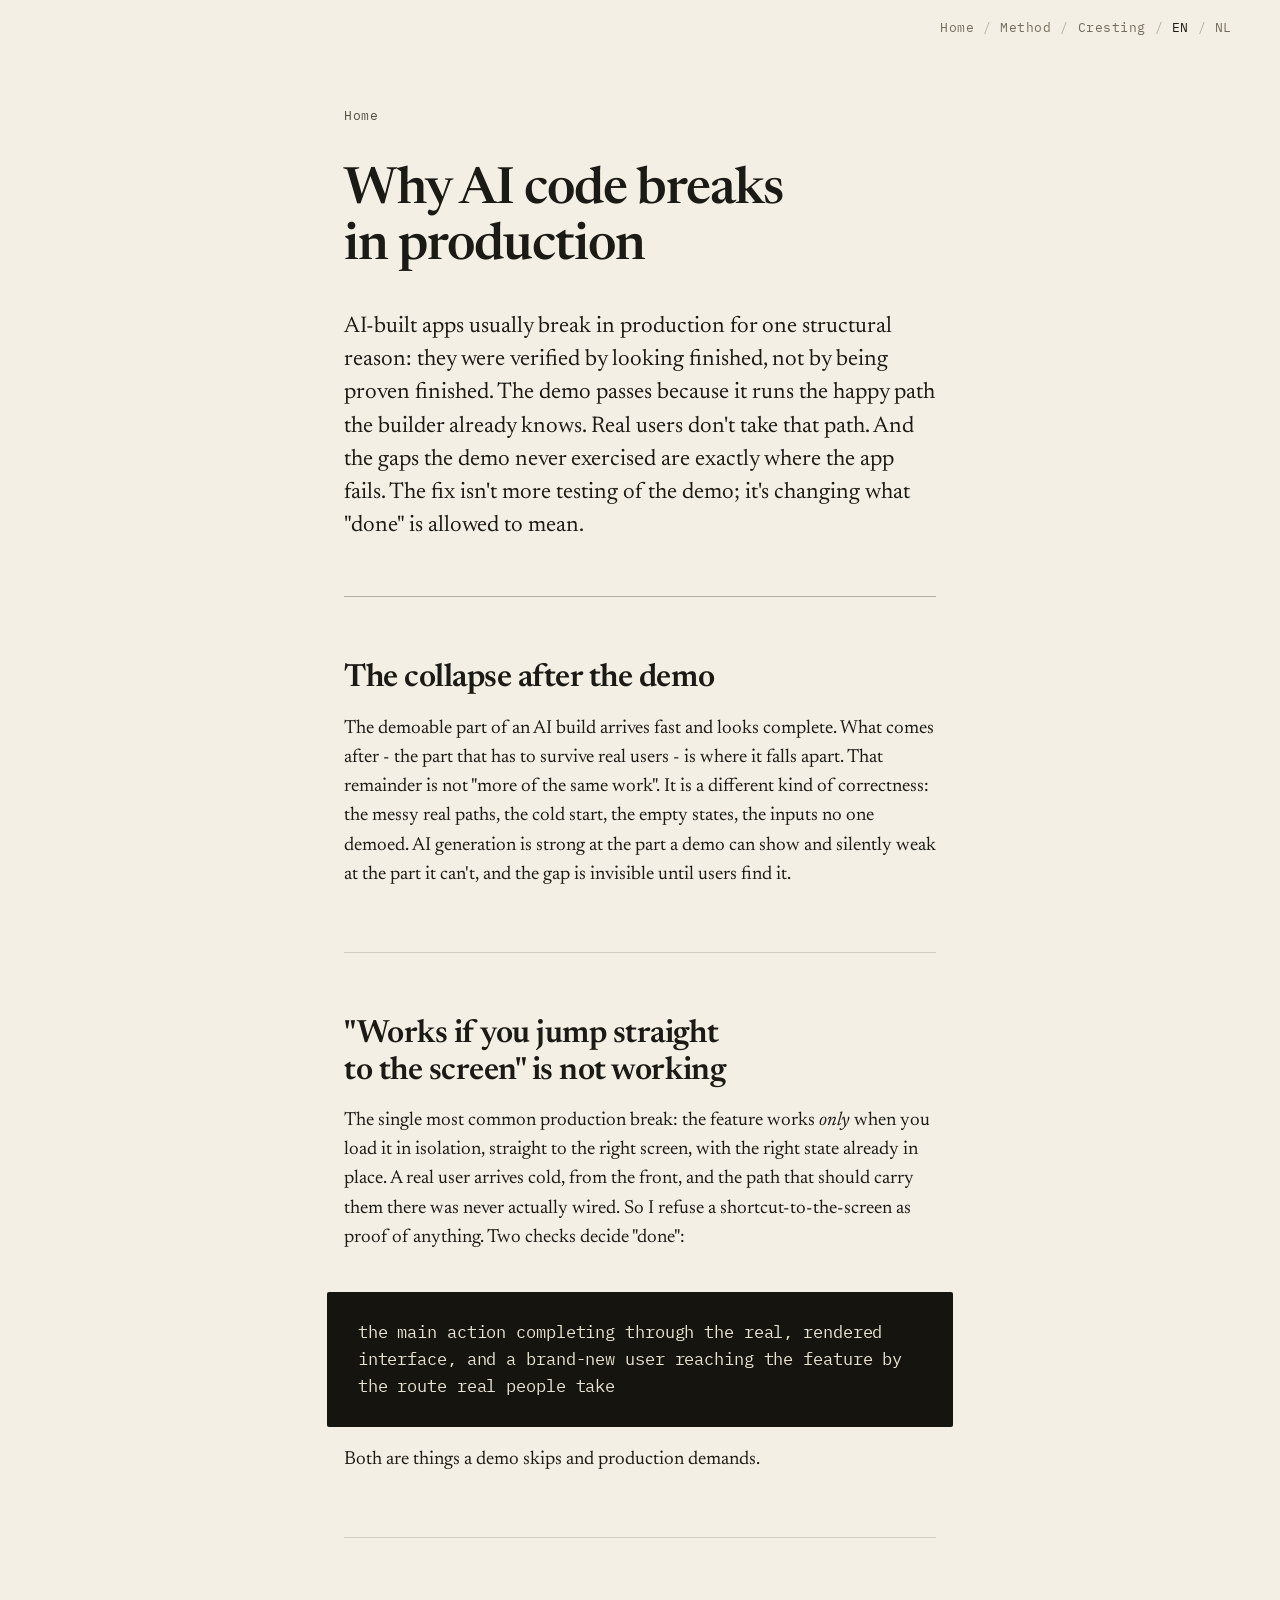
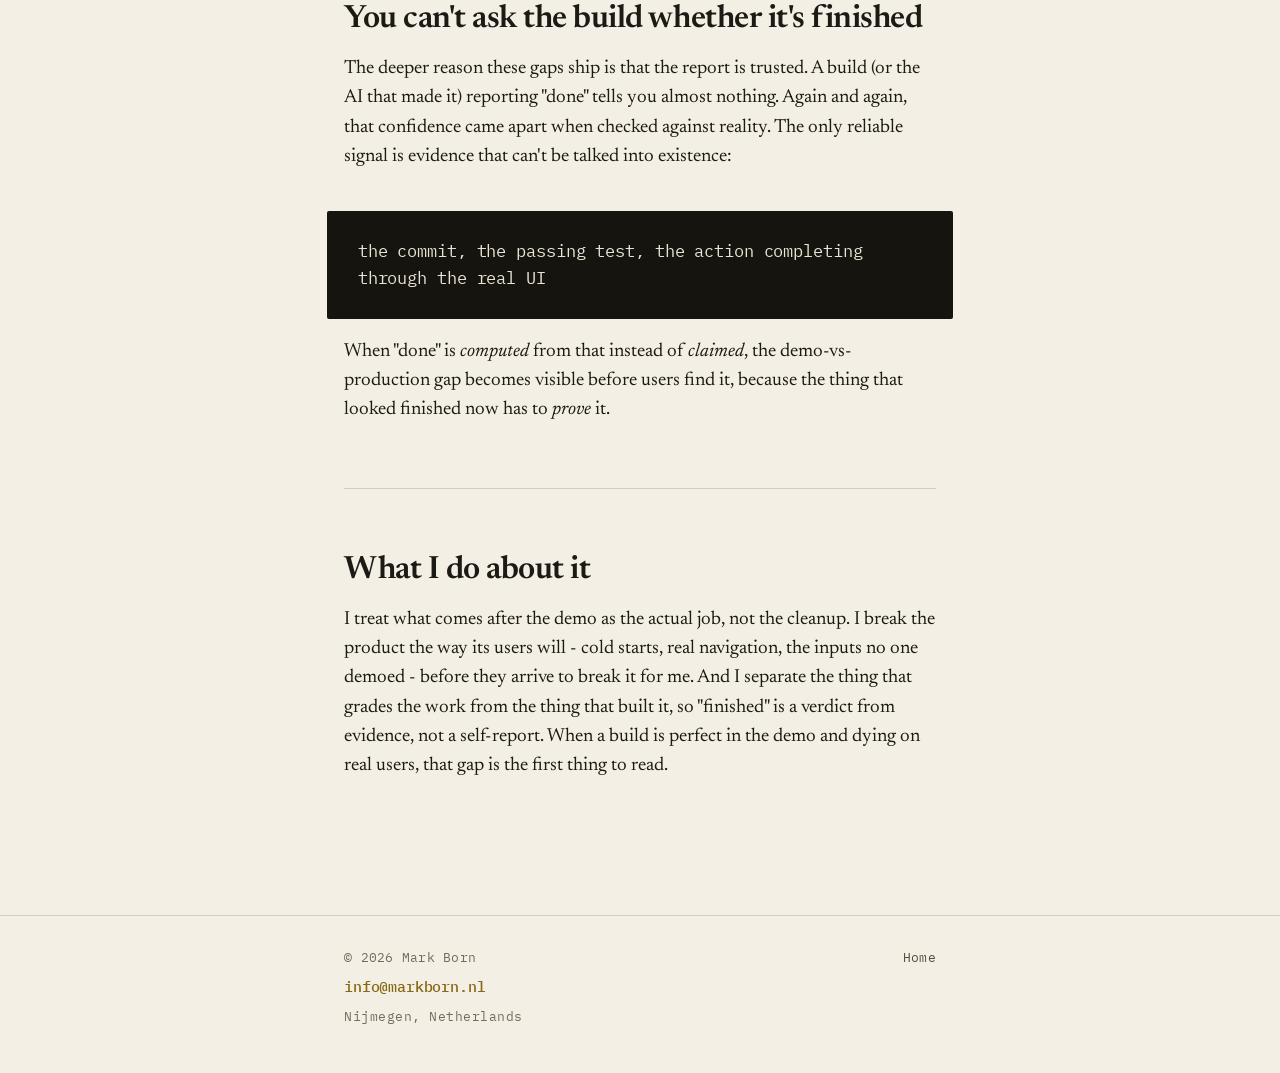
<file: why-ai-code-breaks-in-production/index.html>
<!DOCTYPE html>
<html lang="en">
<head>
<meta charset="UTF-8">
<meta name="viewport" content="width=device-width, initial-scale=1.0">

<title>Why AI code breaks in production - Mark Born</title>
<meta name="description" content="AI-built apps break in production because they were verified by looking finished, not proven finished. The collapse after the demo, the &quot;works if you jump straight to the screen&quot; trap, and why &quot;done&quot; must be computed from evidence, by Mark Born, Nijmegen.">
<meta name="author" content="Mark Born">

<link rel="canonical" href="https://markborn.nl/why-ai-code-breaks-in-production/">
<link rel="alternate" hreflang="en" href="https://markborn.nl/why-ai-code-breaks-in-production/">
<link rel="alternate" hreflang="nl" href="https://markborn.nl/nl/waarom-ai-code-stukgaat-in-productie/">
<link rel="alternate" hreflang="x-default" href="https://markborn.nl/why-ai-code-breaks-in-production/">

<link rel="icon" type="image/x-icon" href="/favicon.ico">
<link rel="icon" type="image/png" sizes="32x32" href="/favicon-32x32.png">
<link rel="icon" type="image/png" sizes="16x16" href="/favicon-16x16.png">
<link rel="apple-touch-icon" sizes="180x180" href="/apple-touch-icon.png">
<link rel="manifest" href="/site.webmanifest">
<meta name="theme-color" content="#f3efe5">

<meta property="og:type" content="article">
<meta property="og:url" content="https://markborn.nl/why-ai-code-breaks-in-production/">
<meta property="og:title" content="Why AI code breaks in production">
<meta property="og:description" content="AI-built apps break in production because they were verified by looking finished, not proven finished, and why &quot;done&quot; must be computed from evidence.">
<meta property="og:image" content="https://markborn.nl/og-method.jpg">
<meta property="og:image:width" content="1200">
<meta property="og:image:height" content="630">
<meta property="og:image:alt" content="AI products that can't lie about being done">
<meta property="og:locale" content="en_GB">
<meta property="og:locale:alternate" content="nl_NL">
<meta property="og:site_name" content="Mark Born">

<meta name="twitter:card" content="summary_large_image">
<meta name="twitter:title" content="Why AI code breaks in production">
<meta name="twitter:description" content="Why AI-built apps break in production, and why &quot;done&quot; must be computed from evidence, not self-reported.">
<meta name="twitter:image" content="https://markborn.nl/og-method.jpg">

<script type="application/ld+json">
{
  "@context": "https://schema.org",
  "@graph": [
    {
      "@type": "WebSite",
      "@id": "https://markborn.nl/#website",
      "url": "https://markborn.nl/",
      "name": "Mark Born",
      "inLanguage": "en",
      "publisher": {
        "@id": "https://markborn.nl/#person"
      }
    },
    {
      "@type": "Person",
      "@id": "https://markborn.nl/#person",
      "name": "Mark Born",
      "url": "https://markborn.nl/",
      "email": "info@markborn.nl",
      "description": "Mark Born makes analytical films, series and music about changes that reach ordinary lives before the explanations do. Studied public administration, later worked in auditing, and publishes enough of the research trail behind a piece for its factual claims to be checked.",
      "knowsAbout": [
        "Analytical film",
        "Narrative essay video",
        "Research verification",
        "AI-assisted production",
        "Software verification"
      ],
      "address": {
        "@type": "PostalAddress",
        "addressLocality": "Nijmegen",
        "addressRegion": "Gelderland",
        "addressCountry": "NL"
      },
      "sameAs": [
        "https://github.com/bornmark"
      ]
    },
    {
      "@type": "TechArticle",
      "@id": "https://markborn.nl/why-ai-code-breaks-in-production/#article",
      "headline": "Why AI code breaks in production",
      "description": "AI-built apps break in production because they were verified by looking finished, not proven finished. The fix is changing what \"done\" is allowed to mean.",
      "inLanguage": "en",
      "mainEntityOfPage": "https://markborn.nl/why-ai-code-breaks-in-production/",
      "isPartOf": {
        "@id": "https://markborn.nl/#website"
      },
      "author": {
        "@id": "https://markborn.nl/#person"
      },
      "publisher": {
        "@id": "https://markborn.nl/#person"
      },
      "image": "https://markborn.nl/og-method.jpg",
      "about": [
        "AI code in production",
        "Software verification",
        "Production reliability"
      ]
    },
    {
      "@type": "BreadcrumbList",
      "itemListElement": [
        {
          "@type": "ListItem",
          "position": 1,
          "name": "Mark Born",
          "item": "https://markborn.nl/"
        },
        {
          "@type": "ListItem",
          "position": 2,
          "name": "Why AI code breaks in production",
          "item": "https://markborn.nl/why-ai-code-breaks-in-production/"
        }
      ]
    }
  ]
}
</script>

<link rel="preconnect" href="https://fonts.googleapis.com">
<link rel="preconnect" href="https://fonts.gstatic.com" crossorigin>
<link href="https://fonts.googleapis.com/css2?family=IBM+Plex+Mono:ital,wght@0,400;0,500;1,400&family=Newsreader:ital,opsz,wght@0,6..72,200..800;1,6..72,200..800&display=swap" rel="stylesheet">
<link rel="stylesheet" href="/styles.css?v=20260630d">
</head>
<body>
<a class="skip" href="#main">Skip to content</a>

<nav class="topbar shell" aria-label="Site">
  <div class="lang">
    <a href="/">Home</a>
    <span class="div" aria-hidden="true">/</span>
    <a href="/method/">Method</a>
    <span class="div" aria-hidden="true">/</span>
    <a href="/cresting/">Cresting</a>
    <span class="div" aria-hidden="true">/</span>
    <span class="here" aria-current="true">EN</span>
    <span class="div" aria-hidden="true">/</span>
    <a href="/nl/waarom-ai-code-stukgaat-in-productie/" hreflang="nl">NL</a>
  </div>
</nav>

<main id="main">
  <article>
    <section class="hero shell">
      <div class="measure">
        <a class="back" href="/">Home</a>
        <h1 class="page-title">Why AI code breaks in production</h1>
        <p class="answer">AI-built apps usually break in production for one structural reason: they were verified by looking finished, not by being proven finished. The demo passes because it runs the happy path the builder already knows. Real users don't take that path. And the gaps the demo never exercised are exactly where the app fails. The fix isn't more testing of the demo; it's changing what "done" is allowed to mean.</p>
      </div>
    </section>

    <div class="beats shell">

      <section class="beat measure">
        <h2>The collapse after the demo</h2>
        <p>The demoable part of an AI build arrives fast and looks complete. What comes after - the part that has to survive real users - is where it falls apart. That remainder is not "more of the same work". It is a different kind of correctness: the messy real paths, the cold start, the empty states, the inputs no one demoed. AI generation is strong at the part a demo can show and silently weak at the part it can't, and the gap is invisible until users find it.</p>
      </section>

      <section class="beat measure">
        <h2>"Works if you jump straight to the screen" is not working</h2>
        <p>The single most common production break: the feature works <em>only</em> when you load it in isolation, straight to the right screen, with the right state already in place. A real user arrives cold, from the front, and the path that should carry them there was never actually wired. So I refuse a shortcut-to-the-screen as proof of anything. Two checks decide "done":</p>
        <p class="exhibit">the main action completing through the real, rendered interface, and a brand-new user reaching the feature by the route real people take</p>
        <p>Both are things a demo skips and production demands.</p>
      </section>

      <section class="beat measure">
        <h2>You can't ask the build whether it's finished</h2>
        <p>The deeper reason these gaps ship is that the report is trusted. A build (or the AI that made it) reporting "done" tells you almost nothing. Again and again, that confidence came apart when checked against reality. The only reliable signal is evidence that can't be talked into existence:</p>
        <p class="exhibit">the commit, the passing test, the action completing through the real UI</p>
        <p>When "done" is <em>computed</em> from that instead of <em>claimed</em>, the demo-vs-production gap becomes visible before users find it, because the thing that looked finished now has to <em>prove</em> it.</p>
      </section>

      <section class="beat measure">
        <h2>What I do about it</h2>
        <p>I treat what comes after the demo as the actual job, not the cleanup. I break the product the way its users will - cold starts, real navigation, the inputs no one demoed - before they arrive to break it for me. And I separate the thing that grades the work from the thing that built it, so "finished" is a verdict from evidence, not a self-report. When a build is perfect in the demo and dying on real users, that gap is the first thing to read.</p>
      </section>

    </div>
  </article>
</main>

<footer class="shell">
  <div class="measure inner">
    <div class="colophon">
      <span class="copy">&copy; <span id="yr">2026</span> Mark Born</span>
      <!--email_off--><a class="mail" href="mailto:info@markborn.nl">info@markborn.nl</a><!--/email_off-->
      <span class="loc">Nijmegen, Netherlands</span>
    </div>
    <a class="foot-link" href="/">Home</a>
  </div>
</footer>
<script>(function(){var y=document.getElementById('yr');if(y){y.textContent=new Date().getFullYear();}})();</script>
</body>
</html>
</file>
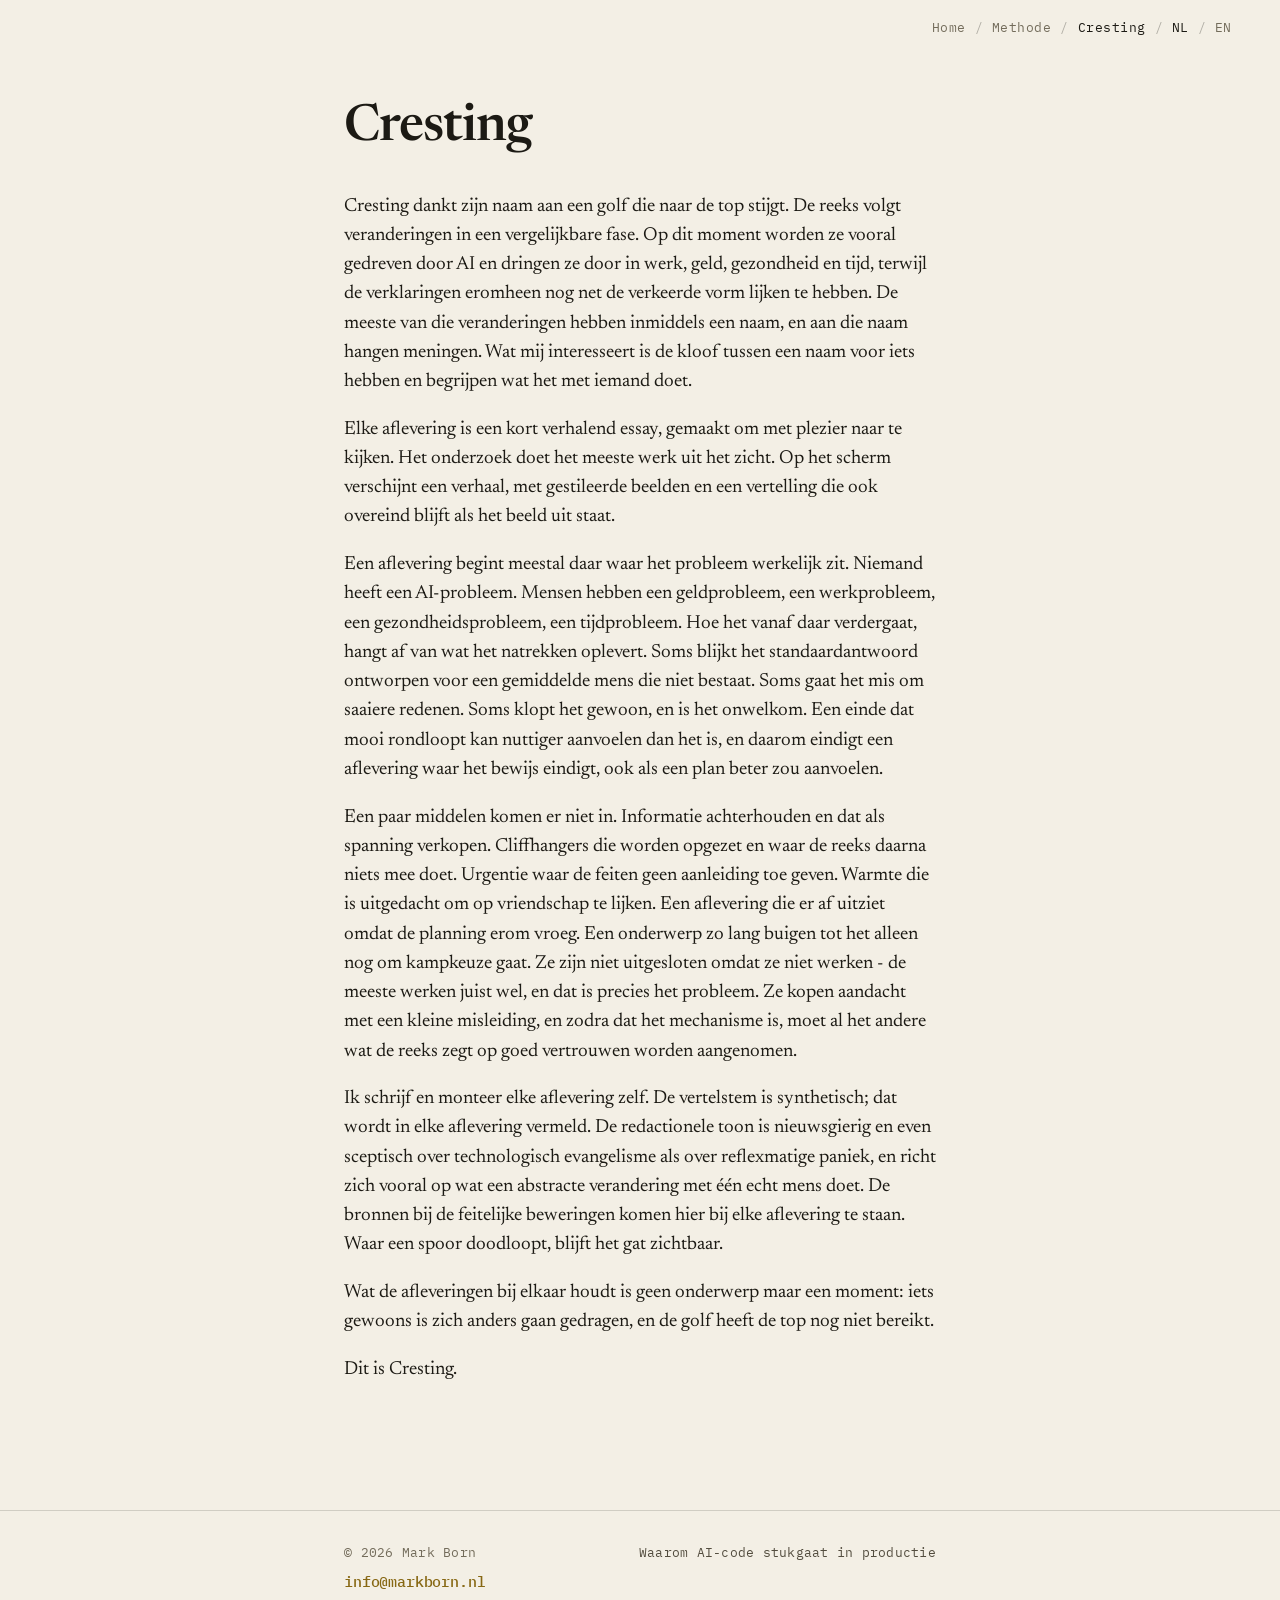
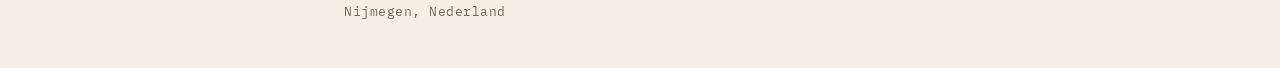
<file: nl/cresting/index.html>
<!DOCTYPE html>
<html lang="nl">
<head>
<meta charset="UTF-8">
<meta name="viewport" content="width=device-width, initial-scale=1.0">

<title>Cresting - een reeks over wat nog opkomt</title>
<meta name="description" content="Een verhalende essayreeks over veranderingen die het gewone leven bereiken voordat de verklaringen volgen. Verhaal aan de oppervlakte, bronnen eronder.">
<meta name="author" content="Mark Born">

<link rel="canonical" href="https://markborn.nl/nl/cresting/">
<link rel="alternate" hreflang="en" href="https://markborn.nl/cresting/">
<link rel="alternate" hreflang="nl" href="https://markborn.nl/nl/cresting/">
<link rel="alternate" hreflang="x-default" href="https://markborn.nl/cresting/">

<link rel="icon" type="image/x-icon" href="/favicon.ico">
<link rel="icon" type="image/png" sizes="32x32" href="/favicon-32x32.png">
<link rel="icon" type="image/png" sizes="16x16" href="/favicon-16x16.png">
<link rel="apple-touch-icon" sizes="180x180" href="/apple-touch-icon.png">
<link rel="manifest" href="/site.webmanifest">
<meta name="theme-color" content="#f3efe5">

<meta property="og:type" content="website">
<meta property="og:url" content="https://markborn.nl/nl/cresting/">
<meta property="og:title" content="Cresting - een reeks over wat nog opkomt">
<meta property="og:description" content="Een verhalende essayreeks over veranderingen die het gewone leven bereiken voordat de verklaringen volgen. Verhaal aan de oppervlakte, bronnen eronder.">
<meta property="og:image" content="https://markborn.nl/og-cresting-nl.jpg">
<meta property="og:image:width" content="1200">
<meta property="og:image:height" content="630">
<meta property="og:image:alt" content="Cresting - een reeks over wat nog opkomt">
<meta property="og:locale" content="nl_NL">
<meta property="og:locale:alternate" content="en_GB">
<meta property="og:site_name" content="Mark Born">

<meta name="twitter:card" content="summary_large_image">
<meta name="twitter:title" content="Cresting - een reeks over wat nog opkomt">
<meta name="twitter:description" content="Een verhalende essayreeks over veranderingen die het gewone leven bereiken voordat de verklaringen volgen. Verhaal aan de oppervlakte, bronnen eronder.">
<meta name="twitter:image" content="https://markborn.nl/og-cresting-nl.jpg">

<script type="application/ld+json">
{
  "@context": "https://schema.org",
  "@graph": [
    {
      "@type": "WebSite",
      "@id": "https://markborn.nl/#website",
      "url": "https://markborn.nl/",
      "name": "Mark Born",
      "inLanguage": "en",
      "publisher": {
        "@id": "https://markborn.nl/#person"
      }
    },
    {
      "@type": "Person",
      "@id": "https://markborn.nl/#person",
      "name": "Mark Born",
      "url": "https://markborn.nl/",
      "email": "info@markborn.nl",
      "description": "Mark Born makes analytical films, series and music about changes that reach ordinary lives before the explanations do. Studied public administration, later worked in auditing, and publishes enough of the research trail behind a piece for its factual claims to be checked.",
      "knowsAbout": [
        "Analytical film",
        "Narrative essay video",
        "Research verification",
        "AI-assisted production",
        "Software verification"
      ],
      "address": {
        "@type": "PostalAddress",
        "addressLocality": "Nijmegen",
        "addressRegion": "Gelderland",
        "addressCountry": "NL"
      },
      "sameAs": [
        "https://github.com/bornmark"
      ]
    },
    {
      "@type": "WebPage",
      "@id": "https://markborn.nl/nl/cresting/#webpage",
      "url": "https://markborn.nl/nl/cresting/",
      "name": "Cresting - een reeks over wat nog opkomt",
      "description": "Een verhalende essayreeks over veranderingen die het gewone leven bereiken voordat de verklaringen volgen. Verhaal aan de oppervlakte, bronnen eronder.",
      "inLanguage": "nl",
      "isPartOf": {
        "@id": "https://markborn.nl/#website"
      },
      "author": {
        "@id": "https://markborn.nl/#person"
      },
      "primaryImageOfPage": {
        "@type": "ImageObject",
        "url": "https://markborn.nl/og-cresting-nl.jpg",
        "width": 1200,
        "height": 630
      }
    },
    {
      "@type": "BreadcrumbList",
      "@id": "https://markborn.nl/nl/cresting/#breadcrumb",
      "itemListElement": [
        {
          "@type": "ListItem",
          "position": 1,
          "name": "Mark Born",
          "item": "https://markborn.nl/nl/"
        },
        {
          "@type": "ListItem",
          "position": 2,
          "name": "Cresting - een reeks over wat nog opkomt",
          "item": "https://markborn.nl/nl/cresting/"
        }
      ]
    }
  ]
}
</script>

<link rel="preconnect" href="https://fonts.googleapis.com">
<link rel="preconnect" href="https://fonts.gstatic.com" crossorigin>
<link href="https://fonts.googleapis.com/css2?family=IBM+Plex+Mono:ital,wght@0,400;0,500;1,400&family=Newsreader:ital,opsz,wght@0,6..72,200..800;1,6..72,200..800&display=swap" rel="stylesheet">
<link rel="stylesheet" href="/styles.css?v=20260630d">
</head>
<body>
<a class="skip" href="#main">Naar de inhoud</a>

<nav class="topbar shell" aria-label="Navigatie">
  <div class="lang">
    <a href="/nl/">Home</a>
    <span class="div" aria-hidden="true">/</span>
    <a href="/nl/methode/">Methode</a>
    <span class="div" aria-hidden="true">/</span>
    <span class="here" aria-current="page">Cresting</span>
    <span class="div" aria-hidden="true">/</span>
    <span class="here" aria-current="true">NL</span>
    <span class="div" aria-hidden="true">/</span>
    <a href="/cresting/" hreflang="en">EN</a>
  </div>
</nav>

<main id="main">
  <section class="hero shell">
    <div class="measure">
      <h1 class="page-title">Cresting</h1>
      <div class="lede">
        <p>Cresting dankt zijn naam aan een golf die naar de top stijgt. De reeks volgt veranderingen in een vergelijkbare fase. Op dit moment worden ze vooral gedreven door AI en dringen ze door in werk, geld, gezondheid en tijd, terwijl de verklaringen eromheen nog net de verkeerde vorm lijken te hebben. De meeste van die veranderingen hebben inmiddels een naam, en aan die naam hangen meningen. Wat mij interesseert is de kloof tussen een naam voor iets hebben en begrijpen wat het met iemand doet.</p>
        <p>Elke aflevering is een kort verhalend essay, gemaakt om met plezier naar te kijken. Het onderzoek doet het meeste werk uit het zicht. Op het scherm verschijnt een verhaal, met gestileerde beelden en een vertelling die ook overeind blijft als het beeld uit staat.</p>
        <p>Een aflevering begint meestal daar waar het probleem werkelijk zit. Niemand heeft een AI-probleem. Mensen hebben een geldprobleem, een werkprobleem, een gezondheidsprobleem, een tijdprobleem. Hoe het vanaf daar verdergaat, hangt af van wat het natrekken oplevert. Soms blijkt het standaardantwoord ontworpen voor een gemiddelde mens die niet bestaat. Soms gaat het mis om saaiere redenen. Soms klopt het gewoon, en is het onwelkom. Een einde dat mooi rondloopt kan nuttiger aanvoelen dan het is, en daarom eindigt een aflevering waar het bewijs eindigt, ook als een plan beter zou aanvoelen.</p>
        <p>Een paar middelen komen er niet in. Informatie achterhouden en dat als spanning verkopen. Cliffhangers die worden opgezet en waar de reeks daarna niets mee doet. Urgentie waar de feiten geen aanleiding toe geven. Warmte die is uitgedacht om op vriendschap te lijken. Een aflevering die er af uitziet omdat de planning erom vroeg. Een onderwerp zo lang buigen tot het alleen nog om kampkeuze gaat. Ze zijn niet uitgesloten omdat ze niet werken - de meeste werken juist wel, en dat is precies het probleem. Ze kopen aandacht met een kleine misleiding, en zodra dat het mechanisme is, moet al het andere wat de reeks zegt op goed vertrouwen worden aangenomen.</p>
        <p>Ik schrijf en monteer elke aflevering zelf. De vertelstem is synthetisch; dat wordt in elke aflevering vermeld. De redactionele toon is nieuwsgierig en even sceptisch over technologisch evangelisme als over reflexmatige paniek, en richt zich vooral op wat een abstracte verandering met één echt mens doet. De bronnen bij de feitelijke beweringen komen hier bij elke aflevering te staan. Waar een spoor doodloopt, blijft het gat zichtbaar.</p>
        <p>Wat de afleveringen bij elkaar houdt is geen onderwerp maar een moment: iets gewoons is zich anders gaan gedragen, en de golf heeft de top nog niet bereikt.</p>
        <p>Dit is Cresting.</p>
      </div>
    </div>
  </section>
</main>

<footer class="shell">
  <div class="measure inner">
    <div class="colophon">
      <span class="copy">&copy; <span id="yr">2026</span> Mark Born</span>
      <!--email_off--><a class="mail" href="mailto:info@markborn.nl">info@markborn.nl</a><!--/email_off-->
      <span class="loc">Nijmegen, Nederland</span>
    </div>
    <a class="foot-link" href="/nl/waarom-ai-code-stukgaat-in-productie/">Waarom AI-code stukgaat in productie</a>
  </div>
</footer>
<script>(function(){var y=document.getElementById('yr');if(y){y.textContent=new Date().getFullYear();}})();</script>
</body>
</html>
</file>
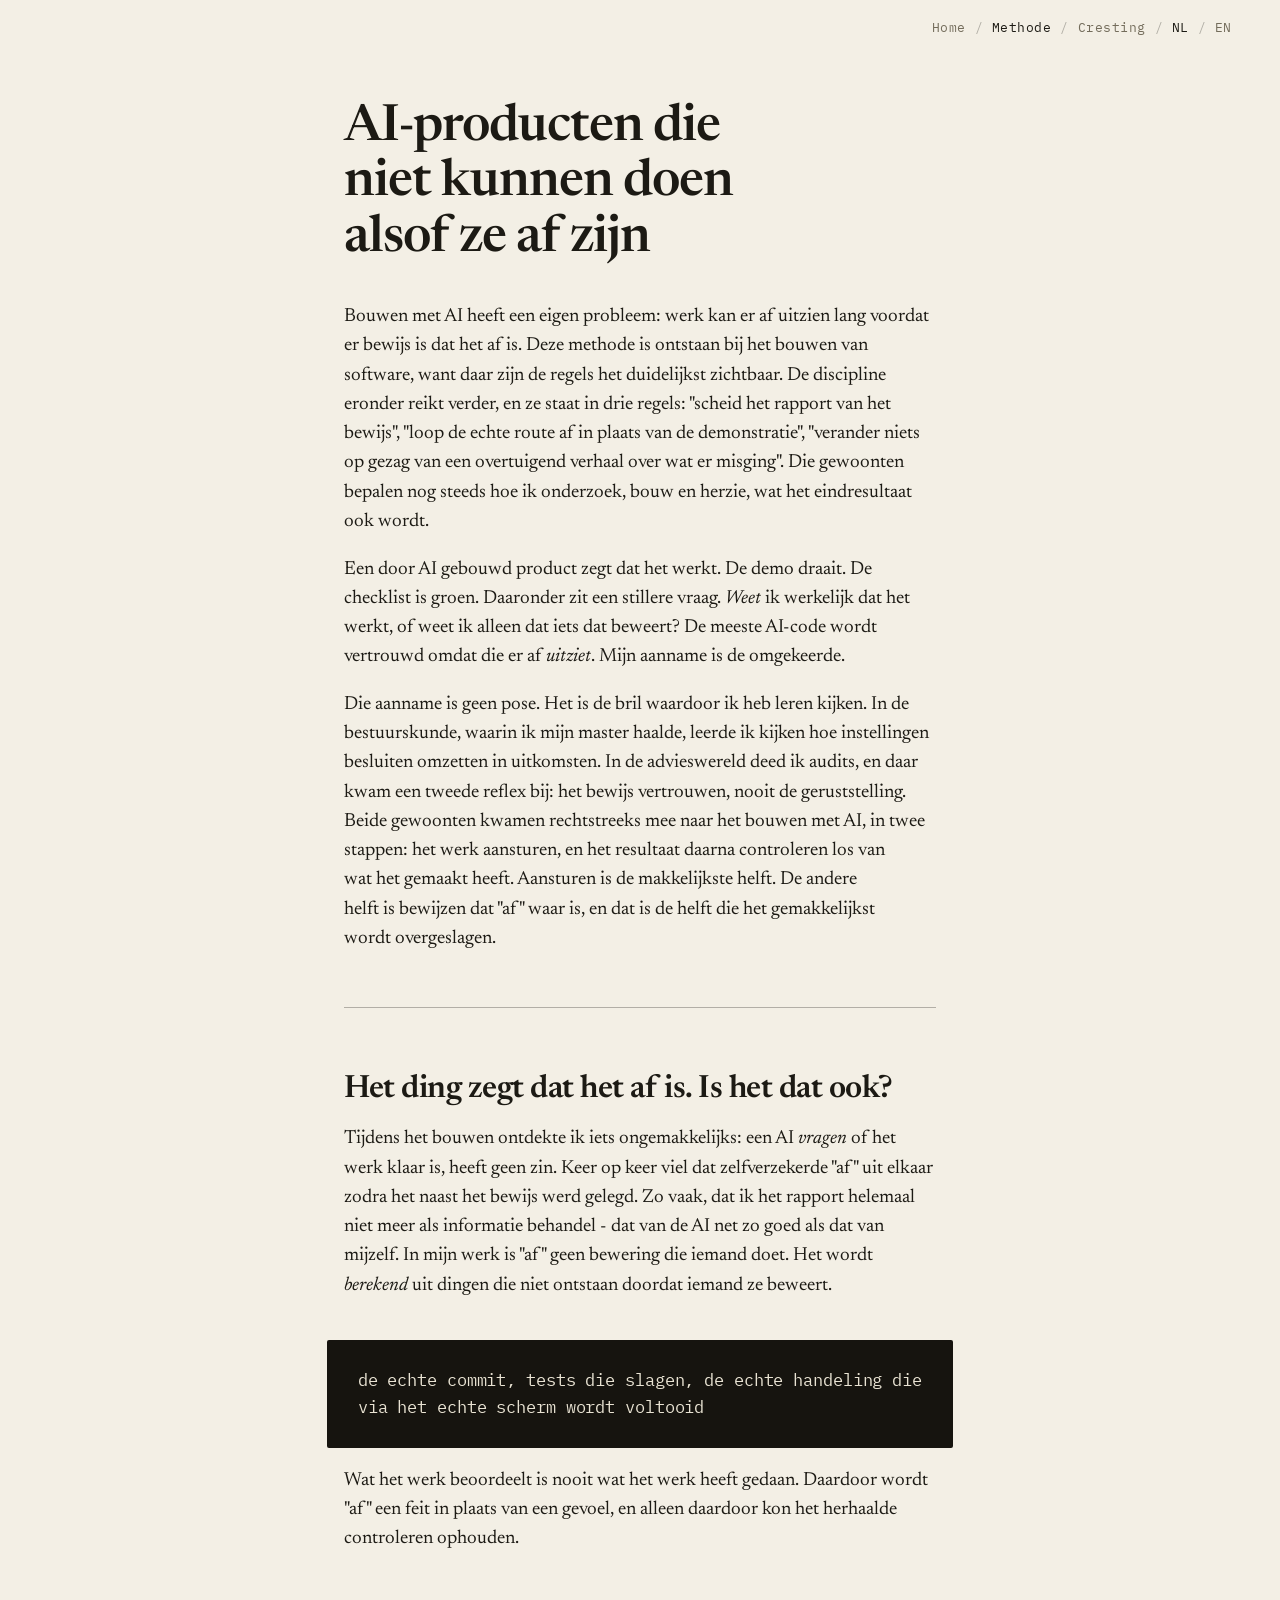
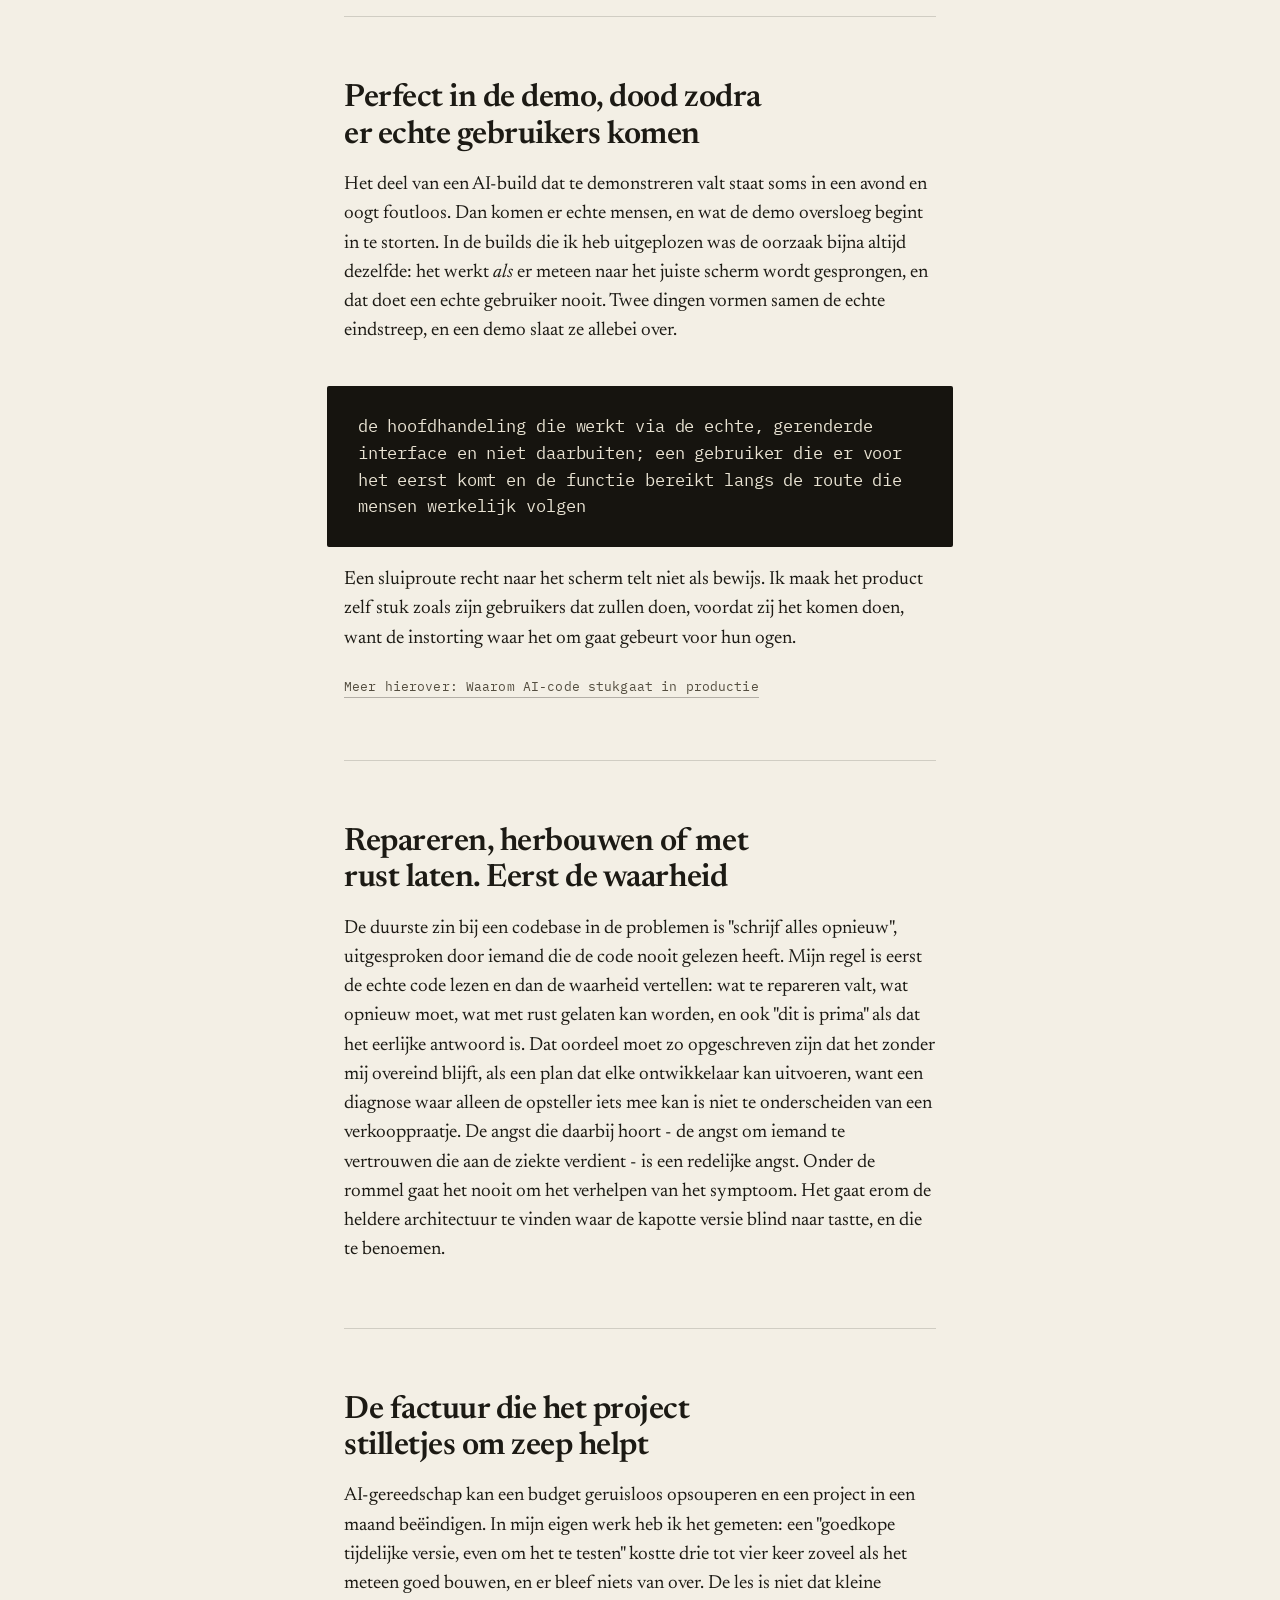
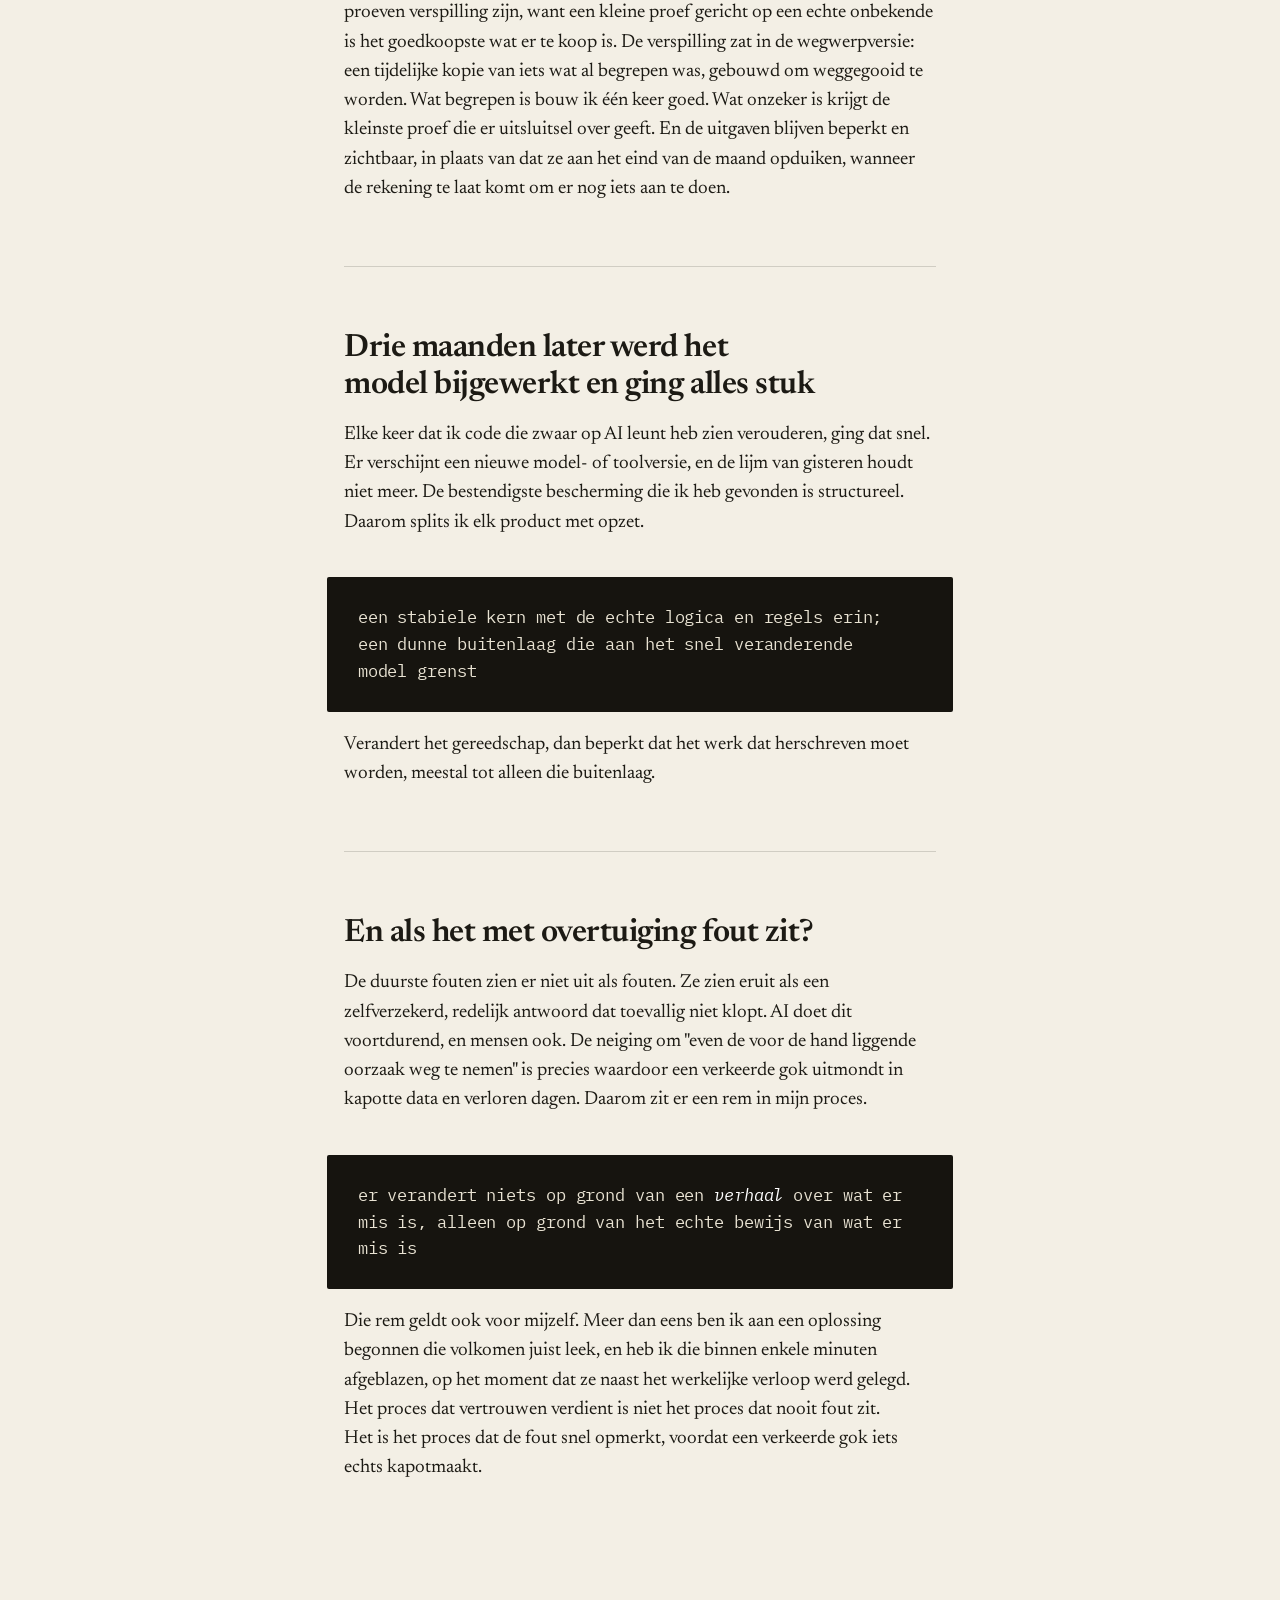
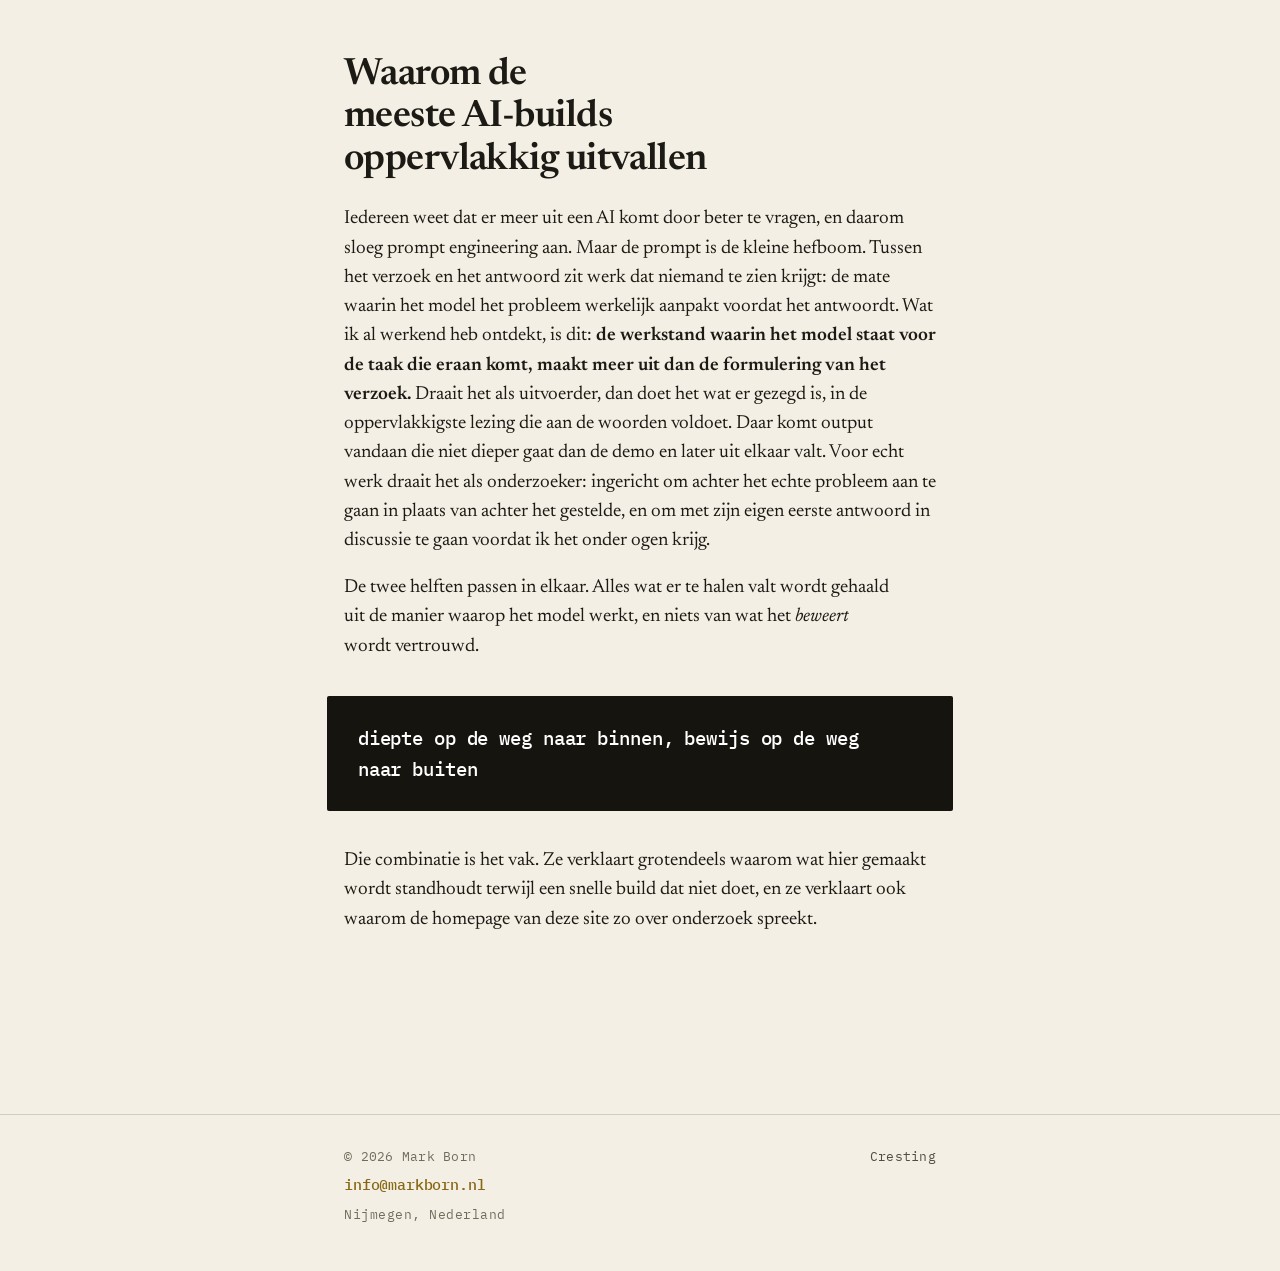
<file: nl/methode/index.html>
<!DOCTYPE html>
<html lang="nl">
<head>
<meta charset="UTF-8">
<meta name="viewport" content="width=device-width, initial-scale=1.0">

<title>AI-producten die niet kunnen doen alsof ze af zijn - Mark Born</title>
<meta name="description" content="Hoe Mark Born met AI werkt: &quot;af&quot; wordt berekend uit bewijs in plaats van gerapporteerd, een rem op zelfverzekerde vergissingen, en een stabiele kern onder de snel veranderende AI-laag.">
<meta name="author" content="Mark Born">

<link rel="canonical" href="https://markborn.nl/nl/methode/">
<link rel="alternate" hreflang="en" href="https://markborn.nl/method/">
<link rel="alternate" hreflang="nl" href="https://markborn.nl/nl/methode/">
<link rel="alternate" hreflang="x-default" href="https://markborn.nl/method/">

<link rel="icon" type="image/x-icon" href="/favicon.ico">
<link rel="icon" type="image/png" sizes="32x32" href="/favicon-32x32.png">
<link rel="icon" type="image/png" sizes="16x16" href="/favicon-16x16.png">
<link rel="apple-touch-icon" sizes="180x180" href="/apple-touch-icon.png">
<link rel="manifest" href="/site.webmanifest">
<meta name="theme-color" content="#f3efe5">

<meta property="og:type" content="website">
<meta property="og:url" content="https://markborn.nl/nl/methode/">
<meta property="og:title" content="AI-producten die niet kunnen doen alsof ze af zijn">
<meta property="og:description" content="Hoe Mark Born met AI werkt: &quot;af&quot; wordt berekend uit bewijs in plaats van gerapporteerd, een rem op zelfverzekerde vergissingen, en een stabiele kern onder de snel veranderende AI-laag.">
<meta property="og:image" content="https://markborn.nl/og-method-nl.jpg">
<meta property="og:image:width" content="1200">
<meta property="og:image:height" content="630">
<meta property="og:image:alt" content="AI-producten die niet kunnen doen alsof ze af zijn">
<meta property="og:locale" content="nl_NL">
<meta property="og:locale:alternate" content="en_GB">
<meta property="og:site_name" content="Mark Born">

<meta name="twitter:card" content="summary_large_image">
<meta name="twitter:title" content="AI-producten die niet kunnen doen alsof ze af zijn">
<meta name="twitter:description" content="Hoe Mark Born met AI werkt: &quot;af&quot; wordt berekend uit bewijs in plaats van gerapporteerd, een rem op zelfverzekerde vergissingen, en een stabiele kern onder de snel veranderende AI-laag.">
<meta name="twitter:image" content="https://markborn.nl/og-method-nl.jpg">

<script type="application/ld+json">
{
  "@context": "https://schema.org",
  "@graph": [
    {
      "@type": "WebSite",
      "@id": "https://markborn.nl/#website",
      "url": "https://markborn.nl/",
      "name": "Mark Born",
      "inLanguage": "en",
      "publisher": {
        "@id": "https://markborn.nl/#person"
      }
    },
    {
      "@type": "Person",
      "@id": "https://markborn.nl/#person",
      "name": "Mark Born",
      "url": "https://markborn.nl/",
      "email": "info@markborn.nl",
      "description": "Mark Born makes analytical films, series and music about changes that reach ordinary lives before the explanations do. Studied public administration, later worked in auditing, and publishes enough of the research trail behind a piece for its factual claims to be checked.",
      "knowsAbout": [
        "Analytical film",
        "Narrative essay video",
        "Research verification",
        "AI-assisted production",
        "Software verification"
      ],
      "address": {
        "@type": "PostalAddress",
        "addressLocality": "Nijmegen",
        "addressRegion": "Gelderland",
        "addressCountry": "NL"
      },
      "sameAs": [
        "https://github.com/bornmark"
      ]
    },
    {
      "@type": "WebPage",
      "@id": "https://markborn.nl/nl/methode/#webpage",
      "url": "https://markborn.nl/nl/methode/",
      "name": "AI-producten die niet kunnen doen alsof ze af zijn - Mark Born",
      "description": "Hoe Mark Born met AI werkt: \"af\" wordt berekend uit bewijs in plaats van gerapporteerd, een rem op zelfverzekerde vergissingen, en een stabiele kern onder de snel veranderende AI-laag.",
      "inLanguage": "nl",
      "isPartOf": {
        "@id": "https://markborn.nl/#website"
      },
      "author": {
        "@id": "https://markborn.nl/#person"
      },
      "primaryImageOfPage": {
        "@type": "ImageObject",
        "url": "https://markborn.nl/og-method-nl.jpg",
        "width": 1200,
        "height": 630
      },
      "about": {
        "@id": "https://markborn.nl/#person"
      }
    },
    {
      "@type": "BreadcrumbList",
      "@id": "https://markborn.nl/nl/methode/#breadcrumb",
      "itemListElement": [
        {
          "@type": "ListItem",
          "position": 1,
          "name": "Mark Born",
          "item": "https://markborn.nl/nl/"
        },
        {
          "@type": "ListItem",
          "position": 2,
          "name": "AI-producten die niet kunnen doen alsof ze af zijn",
          "item": "https://markborn.nl/nl/methode/"
        }
      ]
    }
  ]
}
</script>

<link rel="preconnect" href="https://fonts.googleapis.com">
<link rel="preconnect" href="https://fonts.gstatic.com" crossorigin>
<link href="https://fonts.googleapis.com/css2?family=IBM+Plex+Mono:ital,wght@0,400;0,500;1,400&family=Newsreader:ital,opsz,wght@0,6..72,200..800;1,6..72,200..800&display=swap" rel="stylesheet">
<link rel="stylesheet" href="/styles.css?v=20260630d">
</head>
<body>
<a class="skip" href="#main">Naar de inhoud</a>

<nav class="topbar shell" aria-label="Navigatie">
  <div class="lang">
    <a href="/nl/">Home</a>
    <span class="div" aria-hidden="true">/</span>
    <span class="here" aria-current="page">Methode</span>
    <span class="div" aria-hidden="true">/</span>
    <a href="/nl/cresting/">Cresting</a>
    <span class="div" aria-hidden="true">/</span>
    <span class="here" aria-current="true">NL</span>
    <span class="div" aria-hidden="true">/</span>
    <a href="/method/" hreflang="en">EN</a>
  </div>
</nav>

<main id="main">
  <section class="hero shell">
    <div class="measure">
      <h1 class="page-title">AI-producten die niet kunnen doen alsof ze af zijn</h1>
      <div class="lede">
        <p>Bouwen met AI heeft een eigen probleem: werk kan er af uitzien lang voordat er bewijs is dat het af is. Deze methode is ontstaan bij het bouwen van software, want daar zijn de regels het duidelijkst zichtbaar. De discipline eronder reikt verder, en ze staat in drie regels: "scheid het rapport van het bewijs", "loop de echte route af in plaats van de demonstratie", "verander niets op gezag van een overtuigend verhaal over wat er misging". Die gewoonten bepalen nog steeds hoe ik onderzoek, bouw en herzie, wat het eindresultaat ook wordt.</p>
        <p>Een door AI gebouwd product zegt dat het werkt. De demo draait. De checklist is groen. Daaronder zit een stillere vraag. <em>Weet</em> ik werkelijk dat het werkt, of weet ik alleen dat iets dat beweert? De meeste AI-code wordt vertrouwd omdat die er af <em>uitziet</em>. Mijn aanname is de omgekeerde.</p>
        <p>Die aanname is geen pose. Het is de bril waardoor ik heb leren kijken. In de bestuurskunde, waarin ik mijn master haalde, leerde ik kijken hoe instellingen besluiten omzetten in uitkomsten. In de advieswereld deed ik audits, en daar kwam een tweede reflex bij: het bewijs vertrouwen, nooit de geruststelling. Beide gewoonten kwamen rechtstreeks mee naar het bouwen met AI, in twee stappen: het werk aansturen, en het resultaat daarna controleren los van wat het gemaakt heeft. Aansturen is de makkelijkste helft. De andere helft is bewijzen dat "af" waar is, en dat is de helft die het gemakkelijkst wordt overgeslagen.</p>
      </div>
    </div>
  </section>

  <div class="beats shell">

    <section class="beat measure">
      <h2>Het ding zegt dat het af is. Is het dat ook?</h2>
      <p>Tijdens het bouwen ontdekte ik iets ongemakkelijks: een AI <em>vragen</em> of het werk klaar is, heeft geen zin. Keer op keer viel dat zelfverzekerde "af" uit elkaar zodra het naast het bewijs werd gelegd. Zo vaak, dat ik het rapport helemaal niet meer als informatie behandel - dat van de AI net zo goed als dat van mijzelf. In mijn werk is "af" geen bewering die iemand doet. Het wordt <em>berekend</em> uit dingen die niet ontstaan doordat iemand ze beweert.</p>
      <p class="exhibit">de echte commit, tests die slagen, de echte handeling die via het echte scherm wordt voltooid</p>
      <p>Wat het werk beoordeelt is nooit wat het werk heeft gedaan. Daardoor wordt "af" een feit in plaats van een gevoel, en alleen daardoor kon het herhaalde controleren ophouden.</p>
    </section>

    <section class="beat measure">
      <h2>Perfect in de demo, dood zodra er echte gebruikers komen</h2>
      <p>Het deel van een AI-build dat te demonstreren valt staat soms in een avond en oogt foutloos. Dan komen er echte mensen, en wat de demo oversloeg begint in te storten. In de builds die ik heb uitgeplozen was de oorzaak bijna altijd dezelfde: het werkt <em>als</em> er meteen naar het juiste scherm wordt gesprongen, en dat doet een echte gebruiker nooit. Twee dingen vormen samen de echte eindstreep, en een demo slaat ze allebei over.</p>
      <p class="exhibit">de hoofdhandeling die werkt via de echte, gerenderde interface en niet daarbuiten; een gebruiker die er voor het eerst komt en de functie bereikt langs de route die mensen werkelijk volgen</p>
      <p>Een sluiproute recht naar het scherm telt niet als bewijs. Ik maak het product zelf stuk zoals zijn gebruikers dat zullen doen, voordat zij het komen doen, want de instorting waar het om gaat gebeurt voor hun ogen.</p>
      <p class="deeper"><a href="/nl/waarom-ai-code-stukgaat-in-productie/">Meer hierover: Waarom AI-code stukgaat in productie</a></p>
    </section>

    <section class="beat measure">
      <h2>Repareren, herbouwen of met rust laten. Eerst de waarheid</h2>
      <p>De duurste zin bij een codebase in de problemen is "schrijf alles opnieuw", uitgesproken door iemand die de code nooit gelezen heeft. Mijn regel is eerst de echte code lezen en dan de waarheid vertellen: wat te repareren valt, wat opnieuw moet, wat met rust gelaten kan worden, en ook "dit is prima" als dat het eerlijke antwoord is. Dat oordeel moet zo opgeschreven zijn dat het zonder mij overeind blijft, als een plan dat elke ontwikkelaar kan uitvoeren, want een diagnose waar alleen de opsteller iets mee kan is niet te onderscheiden van een verkooppraatje. De angst die daarbij hoort - de angst om iemand te vertrouwen die aan de ziekte verdient - is een redelijke angst. Onder de rommel gaat het nooit om het verhelpen van het symptoom. Het gaat erom de heldere architectuur te vinden waar de kapotte versie blind naar tastte, en die te benoemen.</p>
    </section>

    <section class="beat measure">
      <h2>De factuur die het project stilletjes om zeep helpt</h2>
      <p>AI-gereedschap kan een budget geruisloos opsouperen en een project in een maand beëindigen. In mijn eigen werk heb ik het gemeten: een "goedkope tijdelijke versie, even om het te testen" kostte drie tot vier keer zoveel als het meteen goed bouwen, en er bleef niets van over. De les is niet dat kleine proeven verspilling zijn, want een kleine proef gericht op een echte onbekende is het goedkoopste wat er te koop is. De verspilling zat in de wegwerpversie: een tijdelijke kopie van iets wat al begrepen was, gebouwd om weggegooid te worden. Wat begrepen is bouw ik één keer goed. Wat onzeker is krijgt de kleinste proef die er uitsluitsel over geeft. En de uitgaven blijven beperkt en zichtbaar, in plaats van dat ze aan het eind van de maand opduiken, wanneer de rekening te laat komt om er nog iets aan te doen.</p>
    </section>

    <section class="beat measure">
      <h2>Drie maanden later werd het model bijgewerkt en ging alles stuk</h2>
      <p>Elke keer dat ik code die zwaar op AI leunt heb zien verouderen, ging dat snel. Er verschijnt een nieuwe model- of toolversie, en de lijm van gisteren houdt niet meer. De bestendigste bescherming die ik heb gevonden is structureel. Daarom splits ik elk product met opzet.</p>
      <p class="exhibit">een stabiele kern met de echte logica en regels erin; een dunne buitenlaag die aan het snel veranderende model grenst</p>
      <p>Verandert het gereedschap, dan beperkt dat het werk dat herschreven moet worden, meestal tot alleen die buitenlaag.</p>
    </section>

    <section class="beat measure">
      <h2>En als het met overtuiging fout zit?</h2>
      <p>De duurste fouten zien er niet uit als fouten. Ze zien eruit als een zelfverzekerd, redelijk antwoord dat toevallig niet klopt. AI doet dit voortdurend, en mensen ook. De neiging om "even de voor de hand liggende oorzaak weg te nemen" is precies waardoor een verkeerde gok uitmondt in kapotte data en verloren dagen. Daarom zit er een rem in mijn proces.</p>
      <p class="exhibit">er verandert niets op grond van een <em>verhaal</em> over wat er mis is, alleen op grond van het echte bewijs van wat er mis is</p>
      <p>Die rem geldt ook voor mijzelf. Meer dan eens ben ik aan een oplossing begonnen die volkomen juist leek, en heb ik die binnen enkele minuten afgeblazen, op het moment dat ze naast het werkelijke verloop werd gelegd. Het proces dat vertrouwen verdient is niet het proces dat nooit fout zit. Het is het proces dat de fout snel opmerkt, voordat een verkeerde gok iets echts kapotmaakt.</p>
    </section>

    <section class="beat peak measure">
      <h2>Waarom de meeste AI-builds oppervlakkig uitvallen</h2>
      <p>Iedereen weet dat er meer uit een AI komt door beter te vragen, en daarom sloeg prompt engineering aan. Maar de prompt is de kleine hefboom. Tussen het verzoek en het antwoord zit werk dat niemand te zien krijgt: de mate waarin het model het probleem werkelijk aanpakt voordat het antwoordt. Wat ik al werkend heb ontdekt, is dit: <strong>de werkstand waarin het model staat voor de taak die eraan komt, maakt meer uit dan de formulering van het verzoek.</strong> Draait het als uitvoerder, dan doet het wat er gezegd is, in de oppervlakkigste lezing die aan de woorden voldoet. Daar komt output vandaan die niet dieper gaat dan de demo en later uit elkaar valt. Voor echt werk draait het als onderzoeker: ingericht om achter het echte probleem aan te gaan in plaats van achter het gestelde, en om met zijn eigen eerste antwoord in discussie te gaan voordat ik het onder ogen krijg.</p>
      <p>De twee helften passen in elkaar. Alles wat er te halen valt wordt gehaald uit de manier waarop het model werkt, en niets van wat het <em>beweert</em> wordt vertrouwd.</p>
      <p class="exhibit">diepte op de weg naar binnen, bewijs op de weg naar buiten</p>
      <p>Die combinatie is het vak. Ze verklaart grotendeels waarom wat hier gemaakt wordt standhoudt terwijl een snelle build dat niet doet, en ze verklaart ook waarom de homepage van deze site zo over onderzoek spreekt.</p>
    </section>

  </div>
</main>

<footer class="shell">
  <div class="measure inner">
    <div class="colophon">
      <span class="copy">&copy; <span id="yr">2026</span> Mark Born</span>
      <!--email_off--><a class="mail" href="mailto:info@markborn.nl">info@markborn.nl</a><!--/email_off-->
      <span class="loc">Nijmegen, Nederland</span>
    </div>
    <a class="foot-link" href="/nl/cresting/">Cresting</a>
  </div>
</footer>
<script>(function(){var y=document.getElementById('yr');if(y){y.textContent=new Date().getFullYear();}})();</script>
</body>
</html>
</file>
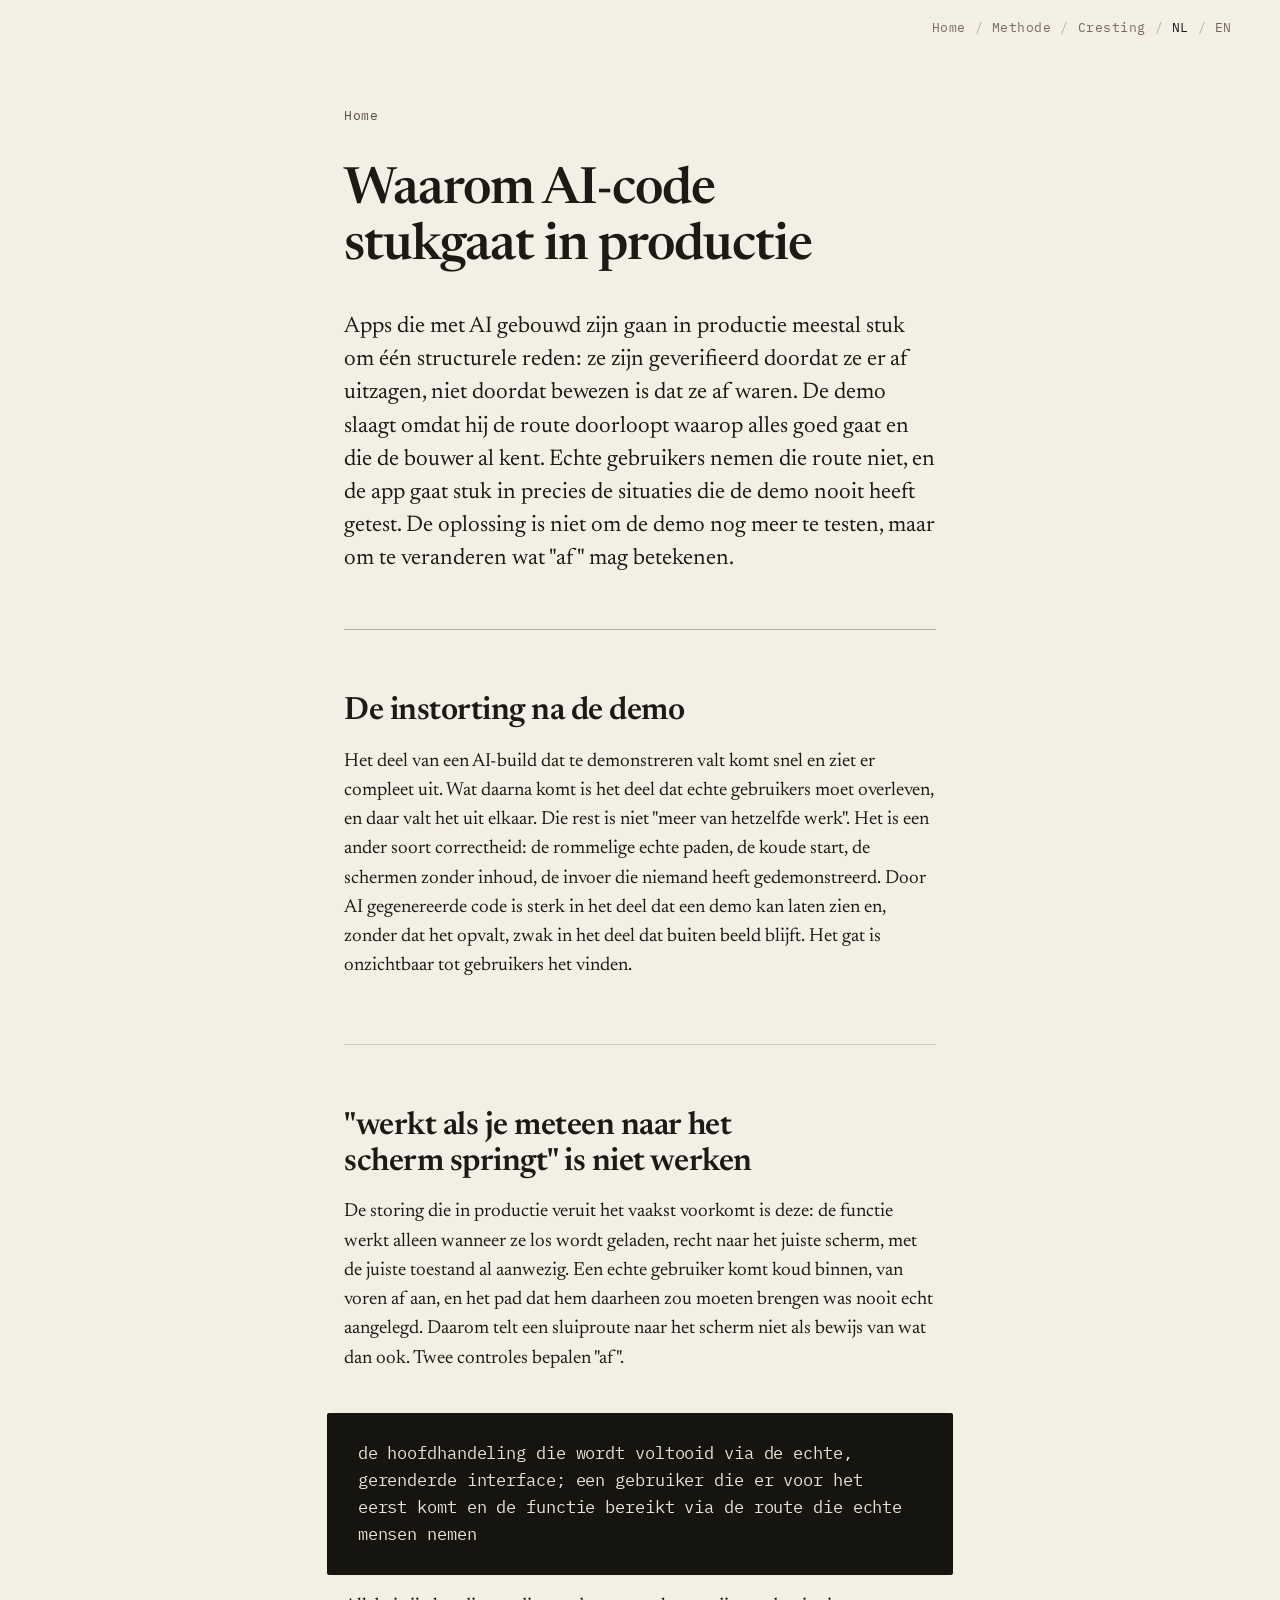
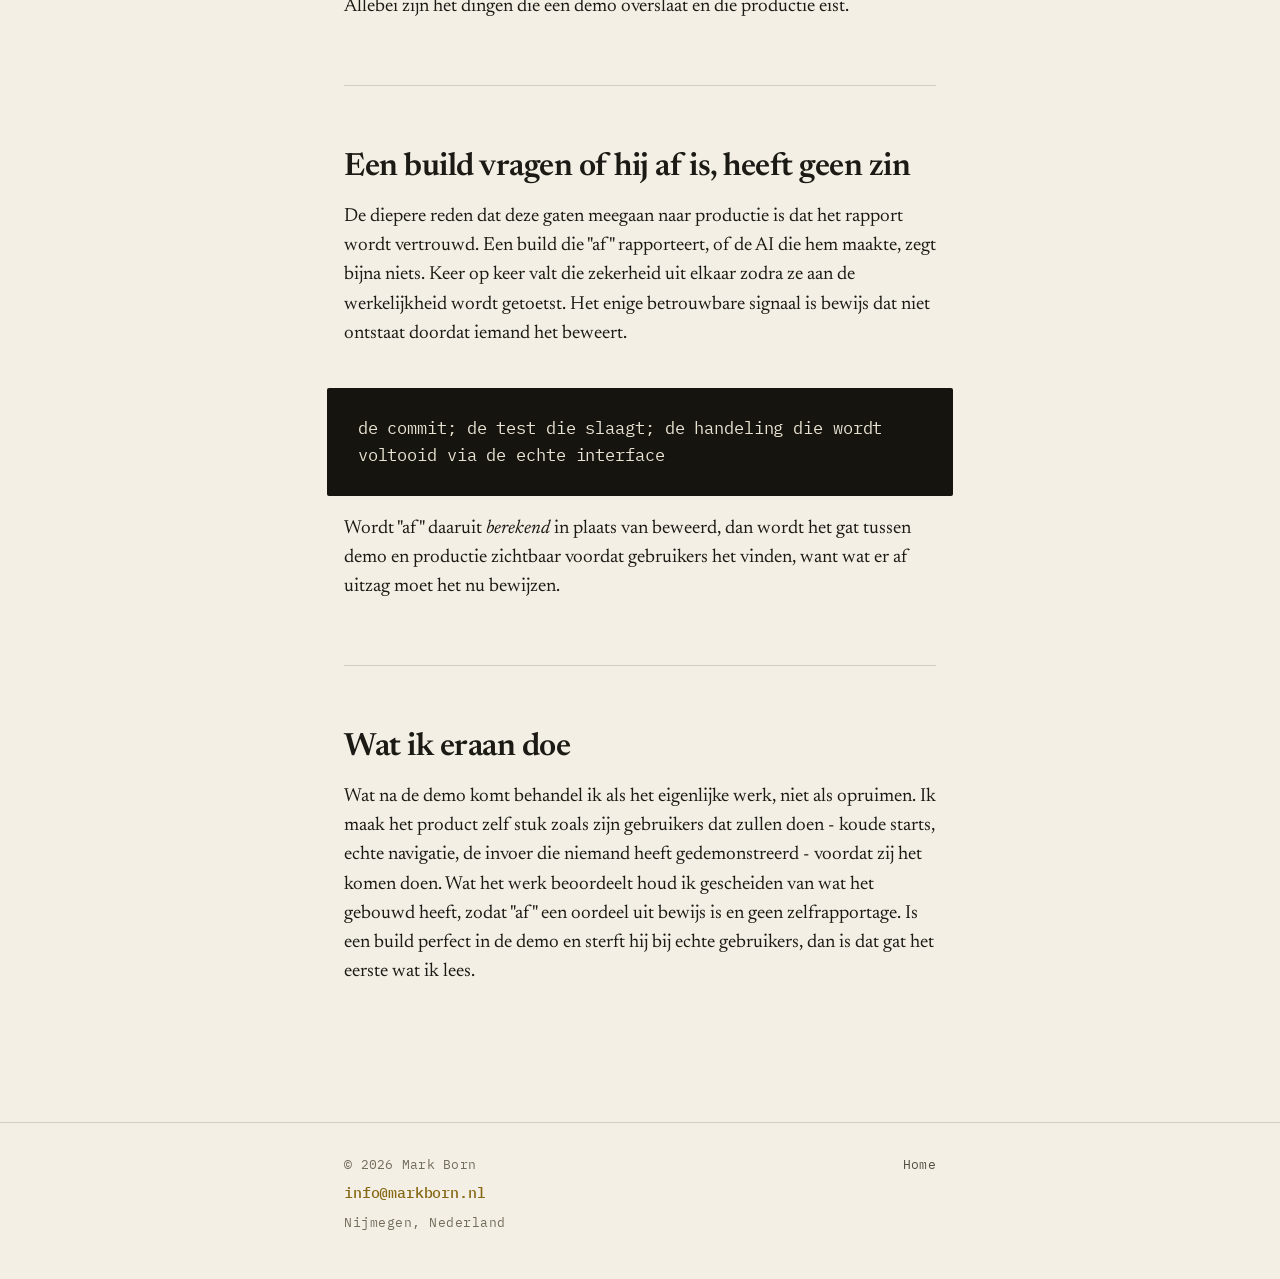
<file: nl/waarom-ai-code-stukgaat-in-productie/index.html>
<!DOCTYPE html>
<html lang="nl">
<head>
<meta charset="UTF-8">
<meta name="viewport" content="width=device-width, initial-scale=1.0">

<title>Waarom AI-code stukgaat in productie - Mark Born</title>
<meta name="description" content="Waarom apps die met AI gebouwd zijn in productie stukgaan, en waarom &quot;af&quot; berekend moet worden uit bewijs in plaats van gerapporteerd.">
<meta name="author" content="Mark Born">

<link rel="canonical" href="https://markborn.nl/nl/waarom-ai-code-stukgaat-in-productie/">
<link rel="alternate" hreflang="en" href="https://markborn.nl/why-ai-code-breaks-in-production/">
<link rel="alternate" hreflang="nl" href="https://markborn.nl/nl/waarom-ai-code-stukgaat-in-productie/">
<link rel="alternate" hreflang="x-default" href="https://markborn.nl/why-ai-code-breaks-in-production/">

<link rel="icon" type="image/x-icon" href="/favicon.ico">
<link rel="icon" type="image/png" sizes="32x32" href="/favicon-32x32.png">
<link rel="icon" type="image/png" sizes="16x16" href="/favicon-16x16.png">
<link rel="apple-touch-icon" sizes="180x180" href="/apple-touch-icon.png">
<link rel="manifest" href="/site.webmanifest">
<meta name="theme-color" content="#f3efe5">

<meta property="og:type" content="article">
<meta property="og:url" content="https://markborn.nl/nl/waarom-ai-code-stukgaat-in-productie/">
<meta property="og:title" content="Waarom AI-code stukgaat in productie">
<meta property="og:description" content="Waarom apps die met AI gebouwd zijn in productie stukgaan, en waarom &quot;af&quot; berekend moet worden uit bewijs in plaats van gerapporteerd.">
<meta property="og:image" content="https://markborn.nl/og-method-nl.jpg">
<meta property="og:image:width" content="1200">
<meta property="og:image:height" content="630">
<meta property="og:image:alt" content="AI-producten die niet kunnen doen alsof ze af zijn">
<meta property="og:locale" content="nl_NL">
<meta property="og:locale:alternate" content="en_GB">
<meta property="og:site_name" content="Mark Born">

<meta name="twitter:card" content="summary_large_image">
<meta name="twitter:title" content="Waarom AI-code stukgaat in productie">
<meta name="twitter:description" content="Waarom apps die met AI gebouwd zijn in productie stukgaan, en waarom &quot;af&quot; berekend moet worden uit bewijs in plaats van gerapporteerd.">
<meta name="twitter:image" content="https://markborn.nl/og-method-nl.jpg">

<script type="application/ld+json">
{
  "@context": "https://schema.org",
  "@graph": [
    {
      "@type": "WebSite",
      "@id": "https://markborn.nl/#website",
      "url": "https://markborn.nl/",
      "name": "Mark Born",
      "inLanguage": "en",
      "publisher": {
        "@id": "https://markborn.nl/#person"
      }
    },
    {
      "@type": "Person",
      "@id": "https://markborn.nl/#person",
      "name": "Mark Born",
      "url": "https://markborn.nl/",
      "email": "info@markborn.nl",
      "description": "Mark Born makes analytical films, series and music about changes that reach ordinary lives before the explanations do. Studied public administration, later worked in auditing, and publishes enough of the research trail behind a piece for its factual claims to be checked.",
      "knowsAbout": [
        "Analytical film",
        "Narrative essay video",
        "Research verification",
        "AI-assisted production",
        "Software verification"
      ],
      "address": {
        "@type": "PostalAddress",
        "addressLocality": "Nijmegen",
        "addressRegion": "Gelderland",
        "addressCountry": "NL"
      },
      "sameAs": [
        "https://github.com/bornmark"
      ]
    },
    {
      "@type": "TechArticle",
      "@id": "https://markborn.nl/nl/waarom-ai-code-stukgaat-in-productie/#article",
      "headline": "Waarom AI-code stukgaat in productie",
      "description": "Waarom apps die met AI gebouwd zijn in productie stukgaan, en waarom \"af\" berekend moet worden uit bewijs in plaats van gerapporteerd.",
      "inLanguage": "nl",
      "mainEntityOfPage": "https://markborn.nl/nl/waarom-ai-code-stukgaat-in-productie/",
      "isPartOf": {
        "@id": "https://markborn.nl/#website"
      },
      "author": {
        "@id": "https://markborn.nl/#person"
      },
      "publisher": {
        "@id": "https://markborn.nl/#person"
      },
      "image": "https://markborn.nl/og-method-nl.jpg",
      "about": [
        "AI-code in productie",
        "Softwareverificatie",
        "Productiebetrouwbaarheid"
      ]
    },
    {
      "@type": "BreadcrumbList",
      "itemListElement": [
        {
          "@type": "ListItem",
          "position": 1,
          "name": "Mark Born",
          "item": "https://markborn.nl/nl/"
        },
        {
          "@type": "ListItem",
          "position": 2,
          "name": "Waarom AI-code stukgaat in productie",
          "item": "https://markborn.nl/nl/waarom-ai-code-stukgaat-in-productie/"
        }
      ]
    }
  ]
}
</script>

<link rel="preconnect" href="https://fonts.googleapis.com">
<link rel="preconnect" href="https://fonts.gstatic.com" crossorigin>
<link href="https://fonts.googleapis.com/css2?family=IBM+Plex+Mono:ital,wght@0,400;0,500;1,400&family=Newsreader:ital,opsz,wght@0,6..72,200..800;1,6..72,200..800&display=swap" rel="stylesheet">
<link rel="stylesheet" href="/styles.css?v=20260630d">
</head>
<body>
<a class="skip" href="#main">Naar de inhoud</a>

<nav class="topbar shell" aria-label="Navigatie">
  <div class="lang">
    <a href="/nl/">Home</a>
    <span class="div" aria-hidden="true">/</span>
    <a href="/nl/methode/">Methode</a>
    <span class="div" aria-hidden="true">/</span>
    <a href="/nl/cresting/">Cresting</a>
    <span class="div" aria-hidden="true">/</span>
    <span class="here" aria-current="true">NL</span>
    <span class="div" aria-hidden="true">/</span>
    <a href="/why-ai-code-breaks-in-production/" hreflang="en">EN</a>
  </div>
</nav>

<main id="main">
  <article>
    <section class="hero shell">
      <div class="measure">
        <a class="back" href="/nl/">Home</a>
        <h1 class="page-title">Waarom AI-code stukgaat in productie</h1>
        <p class="answer">Apps die met AI gebouwd zijn gaan in productie meestal stuk om één structurele reden: ze zijn geverifieerd doordat ze er af uitzagen, niet doordat bewezen is dat ze af waren. De demo slaagt omdat hij de route doorloopt waarop alles goed gaat en die de bouwer al kent. Echte gebruikers nemen die route niet, en de app gaat stuk in precies de situaties die de demo nooit heeft getest. De oplossing is niet om de demo nog meer te testen, maar om te veranderen wat "af" mag betekenen.</p>
      </div>
    </section>

    <div class="beats shell">

      <section class="beat measure">
        <h2>De instorting na de demo</h2>
        <p>Het deel van een AI-build dat te demonstreren valt komt snel en ziet er compleet uit. Wat daarna komt is het deel dat echte gebruikers moet overleven, en daar valt het uit elkaar. Die rest is niet "meer van hetzelfde werk". Het is een ander soort correctheid: de rommelige echte paden, de koude start, de schermen zonder inhoud, de invoer die niemand heeft gedemonstreerd. Door AI gegenereerde code is sterk in het deel dat een demo kan laten zien en, zonder dat het opvalt, zwak in het deel dat buiten beeld blijft. Het gat is onzichtbaar tot gebruikers het vinden.</p>
      </section>

      <section class="beat measure">
        <h2>"werkt als je meteen naar het scherm springt" is niet werken</h2>
        <p>De storing die in productie veruit het vaakst voorkomt is deze: de functie werkt alleen wanneer ze los wordt geladen, recht naar het juiste scherm, met de juiste toestand al aanwezig. Een echte gebruiker komt koud binnen, van voren af aan, en het pad dat hem daarheen zou moeten brengen was nooit echt aangelegd. Daarom telt een sluiproute naar het scherm niet als bewijs van wat dan ook. Twee controles bepalen "af".</p>
        <p class="exhibit">de hoofdhandeling die wordt voltooid via de echte, gerenderde interface; een gebruiker die er voor het eerst komt en de functie bereikt via de route die echte mensen nemen</p>
        <p>Allebei zijn het dingen die een demo overslaat en die productie eist.</p>
      </section>

      <section class="beat measure">
        <h2>Een build vragen of hij af is, heeft geen zin</h2>
        <p>De diepere reden dat deze gaten meegaan naar productie is dat het rapport wordt vertrouwd. Een build die "af" rapporteert, of de AI die hem maakte, zegt bijna niets. Keer op keer valt die zekerheid uit elkaar zodra ze aan de werkelijkheid wordt getoetst. Het enige betrouwbare signaal is bewijs dat niet ontstaat doordat iemand het beweert.</p>
        <p class="exhibit">de commit; de test die slaagt; de handeling die wordt voltooid via de echte interface</p>
        <p>Wordt "af" daaruit <em>berekend</em> in plaats van beweerd, dan wordt het gat tussen demo en productie zichtbaar voordat gebruikers het vinden, want wat er af uitzag moet het nu bewijzen.</p>
      </section>

      <section class="beat measure">
        <h2>Wat ik eraan doe</h2>
        <p>Wat na de demo komt behandel ik als het eigenlijke werk, niet als opruimen. Ik maak het product zelf stuk zoals zijn gebruikers dat zullen doen - koude starts, echte navigatie, de invoer die niemand heeft gedemonstreerd - voordat zij het komen doen. Wat het werk beoordeelt houd ik gescheiden van wat het gebouwd heeft, zodat "af" een oordeel uit bewijs is en geen zelfrapportage. Is een build perfect in de demo en sterft hij bij echte gebruikers, dan is dat gat het eerste wat ik lees.</p>
      </section>

    </div>
  </article>
</main>

<footer class="shell">
  <div class="measure inner">
    <div class="colophon">
      <span class="copy">&copy; <span id="yr">2026</span> Mark Born</span>
      <!--email_off--><a class="mail" href="mailto:info@markborn.nl">info@markborn.nl</a><!--/email_off-->
      <span class="loc">Nijmegen, Nederland</span>
    </div>
    <a class="foot-link" href="/nl/">Home</a>
  </div>
</footer>
<script>(function(){var y=document.getElementById('yr');if(y){y.textContent=new Date().getFullYear();}})();</script>
</body>
</html>
</file>
<file: styles.css>
/* markborn.nl - editorial audit register
   Two voices only: a literary serif (the human) and monospace (the engineered proof).
   Positive polarity: dark ink on warm paper. The near-black is relocated to the
   proof exhibits, where computed facts live. No glow, no grain, no ambient motion. */

:root{
  /* reading surface (positive polarity) */
  --paper:#f3efe5;
  --paper-deep:#eae4d6;
  --ink:#1c1a14;
  --ink-2:#534d3f;
  --ink-3:#736c5b;

  /* hairlines */
  --rule:rgba(28,26,20,.16);
  --rule-strong:rgba(28,26,20,.30);

  /* the proof exhibit: relocated near-black */
  --exhibit-bg:#16140f;
  --exhibit-ink:#e9e3d3;
  --exhibit-ink-2:#b6ad97;
  --exhibit-rule:rgba(233,227,211,.16);

  /* the one accent, reserved for the single CTA */
  --gold:#876814;
  --gold-deep:#5d480d;

  --font-body:'Newsreader',Georgia,'Times New Roman',serif;
  --font-mono:'IBM Plex Mono',ui-monospace,'SF Mono',Menlo,monospace;

  --measure:37rem;
  --pad:clamp(1.4rem,6vw,3rem);
}

*{margin:0;padding:0;box-sizing:border-box}

/* one positive-polarity palette shipped in v1; full dark theming is a named growth slot.
   declared light so the browser does not force-invert UA chrome. */
html{-webkit-text-size-adjust:100%;color-scheme:light}

body{
  background:var(--paper);
  color:var(--ink);
  font-family:var(--font-body);
  font-optical-sizing:auto;
  font-size:clamp(1.125rem,1.06rem + .3vw,1.1875rem);
  line-height:1.54;
  font-weight:400;
  -webkit-font-smoothing:antialiased;
  -moz-osx-font-smoothing:grayscale;
  text-rendering:optimizeLegibility;
}

a{color:inherit}
em{font-style:italic}
strong{font-weight:600}

::selection{background:rgba(135,104,20,.20)}

/* ---- layout: a single centered reading column ---- */
.shell{padding-inline:var(--pad)}
.measure{max-width:var(--measure);margin-inline:auto}

/* better ragged-right: avoid orphan words on the last line of prose */
.lede>p,.beat p,.answer{text-wrap:pretty;hyphens:none}

/* skip link */
.skip{position:absolute;left:.75rem;top:-3.5rem;z-index:50;
  background:var(--ink);color:var(--paper);
  font-family:var(--font-mono);font-size:.8rem;letter-spacing:.02em;
  padding:.6rem .95rem;border-radius:2px;text-decoration:none;transition:top .15s ease}
.skip:focus{top:.75rem}

/* ---- top language toggle (the one piece of chrome; quiet, document-like) ---- */
.topbar{display:flex;justify-content:flex-end;align-items:baseline;
  padding-top:1.15rem;
  font-family:var(--font-mono);font-size:.8rem;letter-spacing:.04em}
.topbar .lang{display:flex;gap:.55rem;align-items:baseline}
.topbar .lang a{color:var(--ink-3);text-decoration:none;transition:color .15s ease}
.topbar .lang a:hover{color:var(--ink)}
.topbar .lang .here{color:var(--ink)}
.topbar .lang .div{color:var(--rule-strong)}

/* ---- hero ---- */
.hero{padding-top:clamp(2.4rem,7vh,4.6rem);padding-bottom:clamp(2.2rem,6vh,3.6rem)}
.thesis{font-weight:560;font-size:clamp(2.4rem,1.35rem + 4.6vw,4rem);
  line-height:1.06;letter-spacing:-.022em;color:var(--ink);
  max-width:15ch;margin-bottom:clamp(1.9rem,5vh,3rem);text-wrap:balance}
.lede>p{margin-bottom:1.15rem}
.lede>p:last-child{margin-bottom:0}

/* ---- the essay column shared by beats and deep-page sections ---- */
.beat{padding-block:clamp(2.6rem,7vh,4.3rem);border-top:1px solid var(--rule)}
.beats>.beat:first-child{border-top:1px solid var(--rule-strong)}
.beat h2{font-weight:600;font-size:clamp(1.5rem,1.12rem + 1.55vw,2rem);
  line-height:1.14;letter-spacing:-.015em;color:var(--ink);margin-bottom:1.05rem;text-wrap:balance}
.beat p{margin-bottom:1.1rem}
.beat p:last-child{margin-bottom:0}

/* the method-reveal: second focal peak, isolated, no dividing rule */
.beat.peak{border-top:none;padding-block:clamp(4.6rem,12vh,7.6rem)}
.beat.peak h2{font-size:clamp(1.7rem,1.2rem + 2.1vw,2.35rem);max-width:18ch;margin-bottom:1.4rem}

/* the fit qualifier */
.beat.fit{border-top:1px solid var(--rule)}

/* ---- the proof exhibit: monospace, inverted, set apart ---- */
.exhibit{
  font-family:var(--font-mono);
  font-size:clamp(1rem,.96rem + .18vw,1.0625rem);
  line-height:1.58;
  font-weight:400;
  letter-spacing:-.006em;
  color:var(--exhibit-ink);
  background:var(--exhibit-bg);
  padding:clamp(1.2rem,3.4vw,1.7rem) clamp(1.25rem,3.8vw,1.9rem);
  border-radius:2px;
  /* graded apart: at least 1.5x the within-paragraph gap, and a slight bleed out of measure */
  margin-block:2.5rem;
  margin-inline:max(-1.6rem,-1.3vw);
}
.exhibit em{font-style:italic;color:#fff}
.peak .exhibit{color:#fff;font-size:clamp(1.0625rem,.98rem + .3vw,1.2rem);
  margin-block:2.2rem;font-weight:500}

/* ---- the relief / scan line on the six fear beats ---- */
.lift{font-style:italic;color:var(--ink-2);font-size:1.0125rem;line-height:1.5;
  border-left:2px solid var(--rule-strong);padding-left:1.05rem;
  margin-top:1.7rem !important;max-width:33rem}
.lift .k{font-style:italic;font-weight:500;color:var(--ink)}

/* deep-page link from the 80/20 beat */
.deeper{font-family:var(--font-mono);font-size:.82rem;letter-spacing:.01em;
  margin-top:1.5rem !important}
.deeper a{color:var(--ink-2);text-decoration:none;
  border-bottom:1px solid var(--rule-strong);padding-bottom:.12rem;
  transition:color .15s ease,border-color .15s ease}
.deeper a:hover{color:var(--ink);border-color:var(--ink)}

/* ---- the call: the single accented action ---- */
.cta{border-top:1px solid var(--rule-strong);
  padding-top:clamp(3rem,8vh,4.8rem);padding-bottom:clamp(2.5rem,6vh,3.5rem)}
.cta h2{font-weight:600;font-size:clamp(1.85rem,1.3rem + 2.4vw,2.55rem);
  line-height:1.08;letter-spacing:-.02em;margin-bottom:1.2rem;max-width:16ch;text-wrap:balance}
.cta .body{margin-bottom:0}
/* the email and location now live once, in the footer colophon below */
.colophon{display:flex;flex-direction:column;gap:.42rem;align-items:flex-start}
.mail{font-family:var(--font-mono);font-weight:500;font-size:.95rem;letter-spacing:-.01em;
  color:var(--gold);text-decoration:none;
  border-bottom:1px solid transparent;padding-bottom:.05rem;
  transition:color .15s ease,border-color .15s ease}
.mail:hover,.mail:focus-visible{color:var(--gold-deep);border-bottom-color:var(--gold-deep)}
.loc{font-family:var(--font-mono);font-size:.8rem;letter-spacing:.04em;color:var(--ink-3)}

/* ---- deep pages ---- */
.back{display:inline-block;font-family:var(--font-mono);font-size:.8rem;letter-spacing:.04em;
  color:var(--ink-2);text-decoration:none;margin-bottom:clamp(1.6rem,4vh,2.4rem);
  border-bottom:1px solid transparent;padding-bottom:.1rem;
  transition:color .15s ease,border-color .15s ease}
.back:hover{color:var(--ink);border-color:var(--rule-strong)}
.page-title{font-weight:560;font-size:clamp(2rem,1.4rem + 2.9vw,3.2rem);
  line-height:1.08;letter-spacing:-.02em;color:var(--ink);
  max-width:18ch;margin-bottom:clamp(1.5rem,4vh,2.2rem);text-wrap:balance}
.answer{font-size:clamp(1.22rem,1.08rem + .55vw,1.42rem);line-height:1.46;color:var(--ink)}
.answer em{font-style:italic}

.callout{margin-top:clamp(1rem,3vh,1.8rem)}
.callout a{display:block;font-weight:560;
  font-size:clamp(1.3rem,1.05rem + 1.2vw,1.85rem);line-height:1.2;letter-spacing:-.012em;
  color:var(--ink);text-decoration:none;border-left:2px solid var(--gold);
  padding-left:clamp(1rem,3vw,1.5rem);text-wrap:balance;
  transition:color .15s ease}
.callout a:hover{color:var(--gold-deep)}

/* ---- footer colophon: the single contact (with the one gold accent, the email),
   the copyright with the name, and one internal link. contact appears once, here ---- */
footer{border-top:1px solid var(--rule);margin-top:clamp(3rem,8vh,5rem)}
footer .inner{display:flex;flex-wrap:wrap;align-items:flex-start;justify-content:space-between;
  gap:1.3rem 1.6rem;padding-block:2rem 2.9rem;
  font-family:var(--font-mono);font-size:.8rem;letter-spacing:.02em;color:var(--ink-3)}
footer .copy{color:var(--ink-3)}
footer .foot-link{color:var(--ink-2);text-decoration:none;transition:color .15s ease}
footer .foot-link:hover{color:var(--ink)}

/* ---- focus ---- */
:where(a):focus-visible{outline:2px solid var(--gold);outline-offset:3px;border-radius:1px}

/* large screens: scale the type and the column up together so the page fills more
   space and reads bigger, while the line length stays near the ideal ~66 chars.
   widening the line itself past ~75 chars would reduce reading accuracy, so the
   lever is size, not measure-as-line-length. */
@media (min-width:1600px){
  :root{--measure:42rem}
  body{font-size:1.25rem}
  .exhibit{font-size:1.125rem}
}
@media (min-width:2100px){
  :root{--measure:45rem}
  body{font-size:1.3125rem}
}

@media (max-width:560px){
  .exhibit{margin-inline:0}
  :root{--measure:100%}
}

/* motion is noise when the system asks for less of it */
@media (prefers-reduced-motion:reduce){
  *{transition:none !important}
}
</file>
